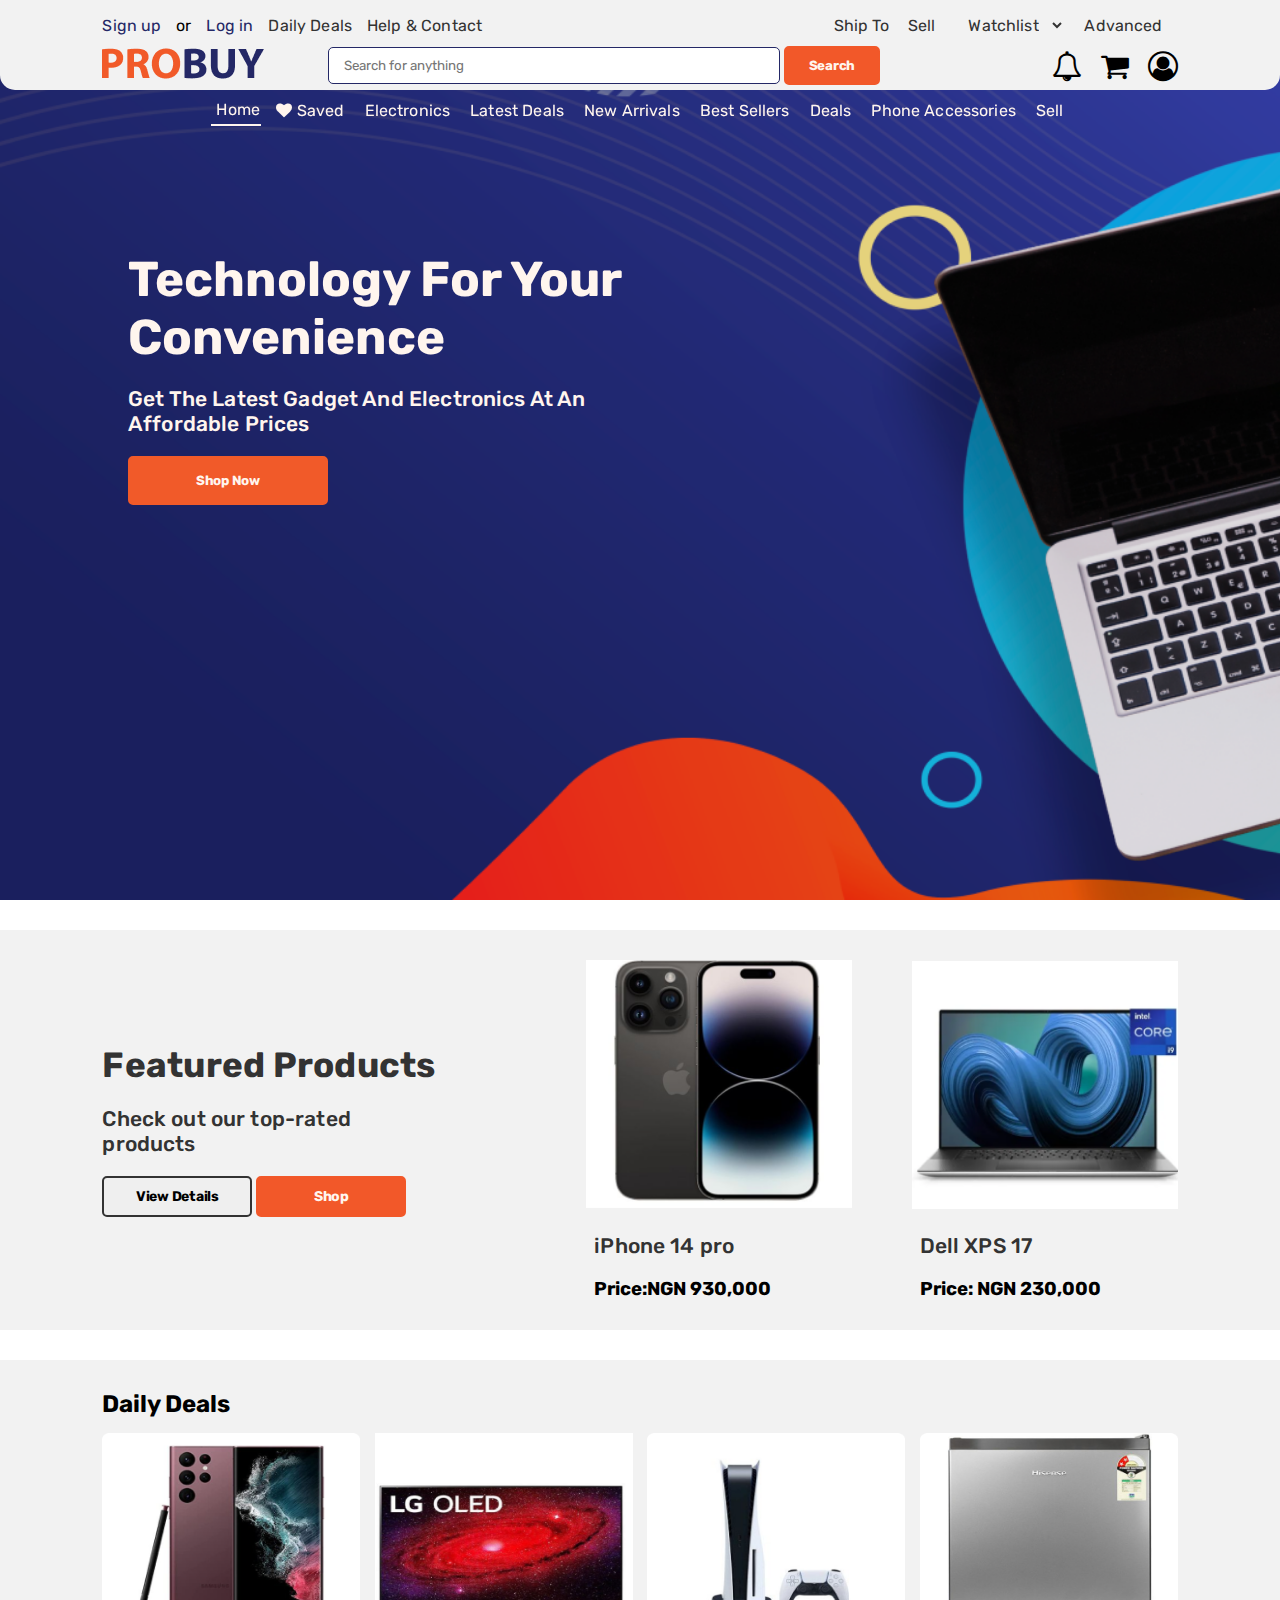
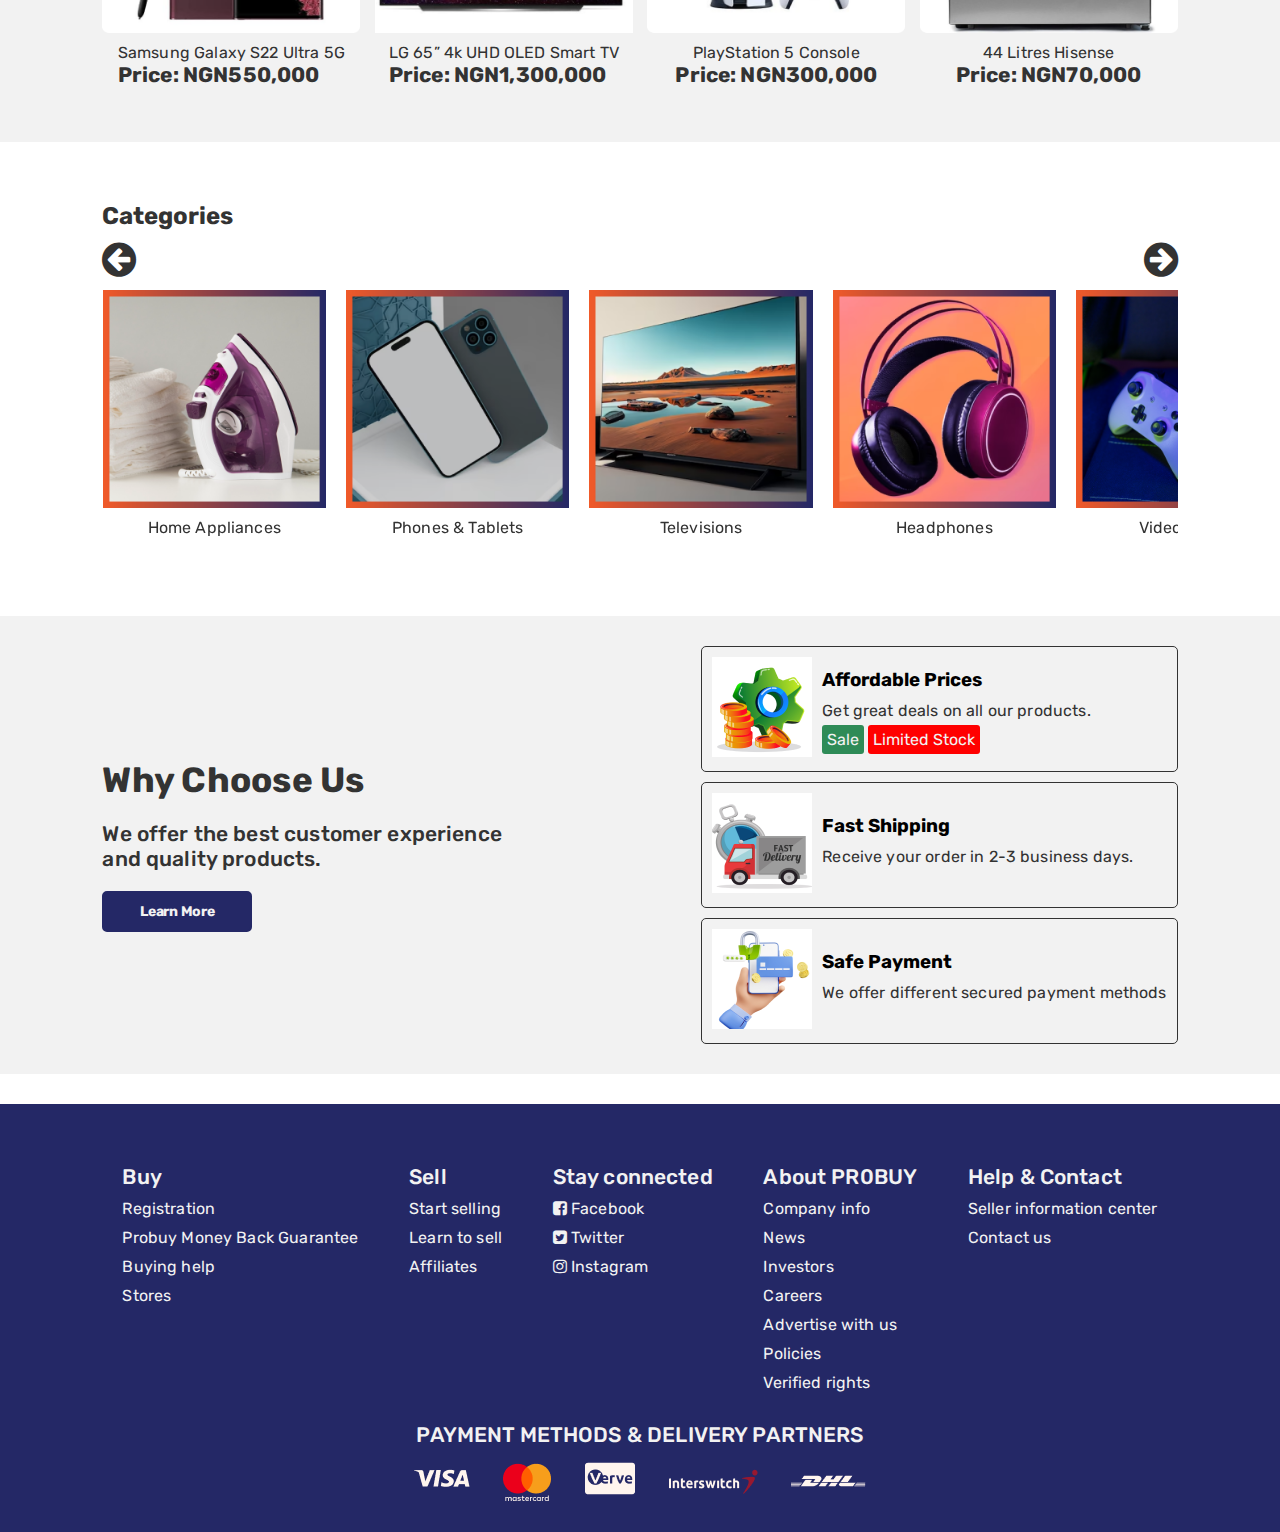
<file: index.html>
<!DOCTYPE html>
<html lang="en">

<head>
  <meta charset="UTF-8">
  <meta name="viewport" content="width=device-width, initial-scale=1.0">
  <title>PROBUY</title>
  <link rel="stylesheet" href="https://cdnjs.cloudflare.com/ajax/libs/font-awesome/4.7.0/css/font-awesome.css" />
  <link rel="stylesheet" href="https://cdnjs.cloudflare.com/ajax/libs/OwlCarousel2/2.3.4/assets/owl.carousel.min.css">
  <link rel="stylesheet" href="https://cdnjs.cloudflare.com/ajax/libs/OwlCarousel2/2.3.4/assets/owl.theme.default.min.css">
  <link rel="stylesheet" href="style.css">
</head>

<body>
  <!-- hero section -->
  <header>
    <section class="hero">
      <div class="hero-nav">
        <div class="hero-nav-up">
          <div class="top-nav">
            <div class="access-nav-top">
              <div class="access-box">
                <a href="" class="auth">Sign up</a> or
                <a href="" class="auth">Log in</a>
                <a href="">Daily Deals</a>
                <a href="">Help & Contact</a>
              </div>
            </div>
            <div class="access-nav-bottom">
              <a href="">Ship To</a>
              <a href="">Sell</a>
              <select name="" id="">
                <option value="">Watchlist </option>
              </select>
              <a href="">Advanced</a>
            </div>
          </div>
        </div>
        <div class="hero-nav-bar">
          <div class="logo">
            <a href="">
              <img src="img/hero-logo.png" alt="">
            </a>
          </div>
          <div class="search">
            <input type="search" placeholder="Search for anything"> <button>Search</button>
          </div>
          <div class="icons">
            <i class="fa fa-bell-o" aria-hidden="true"></i>
            <i class="fa fa-shopping-cart" aria-hidden="true"></i>
            <i class="fa fa-user-circle-o" aria-hidden="true"></i>
          </div>

          <div class="hamburger-menu">
            <div class="ham-bar bar-top"></div>
            <div class="ham-bar bar-mid"></div>
            <div class="ham-bar bar-bottom"></div>
          </div>
        </div>
      </div>

      <div class="nav nav-links" id="navLinks">
        <a href="">Home</a>
        <a href=""><i class="fa fa-heart" aria-hidden="true"></i> Saved</a>
        <a href="">Electronics</a>
        <a href="">Latest Deals</a>
        <a href="">New Arrivals</a>
        <a href="">Best Sellers</a>
        <a href="">Deals</a>
        <a href="">Phone Accessories </a>
        <a href="">Sell</a>
      </div>

      <div class="hero-content">
        <h1>Technology For Your Convenience</h1>
        <p>Get The Latest Gadget And Electronics At An Affordable Prices </p>
        <button>Shop Now</button>
      </div>
    </section>
  </header>

  <!-- featured product section -->
  <section class="featured">
    <div class="featured-text">
      <h2>Featured Products</h2>
      <p>Check out our top-rated products</p>
      <div>
        <button class="btn white">View Details</button> <button class="btn clr" id="btn">Shop</button>
      </div>
    </div>
    <div class="featured-content">
      <div class="featured-box">
        <div class="featured-img">
          <img src="img/featured-1.png" alt="">
        </div>
        <div class="featured-text">
          <p>iPhone 14 pro</p>
        <h3>Price:NGN 930,000</h3>
        </div>
      </div>
      <div class="featured-box">
       <div class="featured-img">
        <img src="img/featured-2.png" alt="">
       </div>
        <div class="featured-text">
          <p>Dell XPS 17</p>
        <h3>Price: NGN 230,000</h3>
        </div>
      </div>
    </div>
  </section>

  <!-- hot deal section -->
  <section class="deals">
    <h2>Daily Deals</h2>
    <div class="deals-content">
      <div class="deals-box">
        <div class="deals-img">
          <img src="img/deal-1.png" alt="">
        </div>
        <div class="deals-text">
          <p>Samsung Galaxy S22 Ultra 5G</p>
        <h3>Price: NGN550,000</h3>
        </div>
      </div>
      <div class="deals-box">
        <div class="deals-img">
          <img src="img/deal-2.png" alt="">
        </div>
        <div class="deals-text">
          <p>LG 65” 4k UHD OLED Smart TV</p>
        <h3>Price: NGN1,300,000</h3>
        </div>
      </div>
      <div class="deals-box">
        <div class="deals-img">
          <img src="img/deal-3.png" alt="">
        </div>
        <div class="deals-text">
        <p>PlayStation 5 Console</p>
        <h3>Price: NGN300,000</h3>
        </div>
      </div>
      <div class="deals-box">
        <div class="deals-img">
          <img src="img/deal-4.png" alt="">
        </div>
        <div class="deals-text">
        <p>44 Litres Hisense</p>
        <h3>Price: NGN70,000</h3>
        </div>
      </div>
    </div>
  </section>

  <!--Categories Section-->
  <section class="categories">
    <h2>Categories</h2>

    <div class="dir-arrows">
      <div>
        <i class="fa fa-arrow-circle-left" aria-hidden="true"></i>
      </div>
      <div>
        <i class="fa fa-arrow-circle-right" aria-hidden="true"></i>
      </div>
    </div>

    <div class="categories-content owl-carousel" id="carousel">
      <div class="cat-box">
        <img src="img/categories-1.png" alt="">
        <p>Home Appliances</p>
      </div>
      <div class="cat-box">
        <img src="img/categories-2.png" alt="">
        <p>Phones & Tablets</p>
      </div>
      <div class="cat-box">
        <img src="img/categories-3.png" alt="">
        <p>Televisions</p>
      </div>
      <div class="cat-box">
        <img src="img/categories-4.png" alt="">
        <p>Headphones</p>
      </div>
      <div class="cat-box">
        <img src="img/categories-5.png" alt="">
        <p>Video Games</p>
      </div>
      <div class="cat-box">
        <img src="img/categories-6.png" alt="">
        <p>Cameras</p>
      </div>
      <div class="cat-box">
        <img src="img/categories-7.png" alt="">
        <p>CCTV</p>
      </div>
      <div class="cat-box">
        <img src="img/categories-8.png" alt="">
        <p>Bluetooth Speakers</p>
      </div>
      <div class="cat-box">
        <img src="img/categories-9.png" alt="">
        <p>Kitchen Appliances</p>
      </div>
      <div class="cat-box">
        <img src="img/categories-10.png" alt="">
        <p>Drones</p>
      </div>
      <div class="cat-box">
        <img src="img/categories-11.png" alt="">
        <p>Office Equipment</p>
      </div>
      <div class="cat-box">
        <img src="img/categories-12.png" alt="">
        <p>Laptops</p>
      </div>
    </div>
  </section>

  <!-- Why section -->
  <section class="why">
    <div class="why-text">
      <h2>Why Choose Us</h2>
      <p>We offer the best customer experience and quality products.</p>
      <button>Learn More</button>
    </div>

    <div class="why-content">
      <div class="why-box">
        <div>
          <img src="img/price.png" alt="">
        </div>
        <div>
          <h3>Affordable Prices</h3>
          <p>Get great deals on all our products.</p>
          <span class="span1">Sale</span> <span class="span2">Limited Stock</span>
        </div>
      </div>
      <div class="why-box">
        <div>
          <img src="img/shipping.png" alt="">
        </div>
        <div>
          <h3>Fast Shipping</h3>
          <p>Receive your order in 2-3 business days.</p>
        </div>
      </div>
      <div class="why-box">
        <div>
          <img src="img/payment.png" alt="">
        </div>
        <div>
          <h3>Safe Payment</h3>
          <p>We offer different secured payment methods</p>
        </div>
      </div>
    </div>
  </section>

  <!-- Footer Section -->
  <footer>
    <div class="foot-top">
      <div>
        <h3>Buy</h3>
        <li><a href="">Registration</a></li>
        <li><a href="">Probuy Money Back Guarantee</a></li>
        <li><a href="">Buying help</a></li>
        <li><a href="">Stores</a></li>
      </div>

      <div>
        <h3>Sell</h3>
        <li><a href="">Start selling</a></li>
        <li><a href="">Learn to sell</a></li>
        <li><a href="">Affiliates</a></li>
      </div>

      <div>
        <h3>Stay connected</h3>
        <li><a href=""><i class="fa fa-facebook-square" aria-hidden="true"></i> Facebook</a></li>
        <li><a href=""><i class="fa fa-twitter-square" aria-hidden="true"></i> Twitter</a></li>
        <li><a href=""><i class="fa fa-instagram" aria-hidden="true"></i> Instagram</a></li>
      </div>

      <div>
        <h3>About PR0BUY</h3>
        <li><a href="">Company info</a></li>
        <li><a href="">News</a></li>
        <li><a href="">Investors</a></li>
        <li><a href="">Careers</a></li>
        <li><a href="">Advertise with us</a></li>
        <li><a href="">Policies</a></li>
        <li><a href="">Verified rights</a></li>
      </div>

      <div>
        <h3>Help & Contact</h3>
        <li><a href="">Seller information center</a></li>
        <li><a href="">Contact us</a></li>
      </div>

    </div>

    <div class="partners">
      <h1>PAYMENT METHODS & DELIVERY PARTNERS</h1>
      <img src="img/partners.png" alt="">
    </div>

  </footer>
 
    <script src="https://cdnjs.cloudflare.com/ajax/libs/jquery/3.6.0/jquery.min.js"></script>
    <script src="https://cdnjs.cloudflare.com/ajax/libs/OwlCarousel2/2.3.4/owl.carousel.min.js"></script>
    <script src="script.js"></script>
      
  
</body>

</html>
</file>
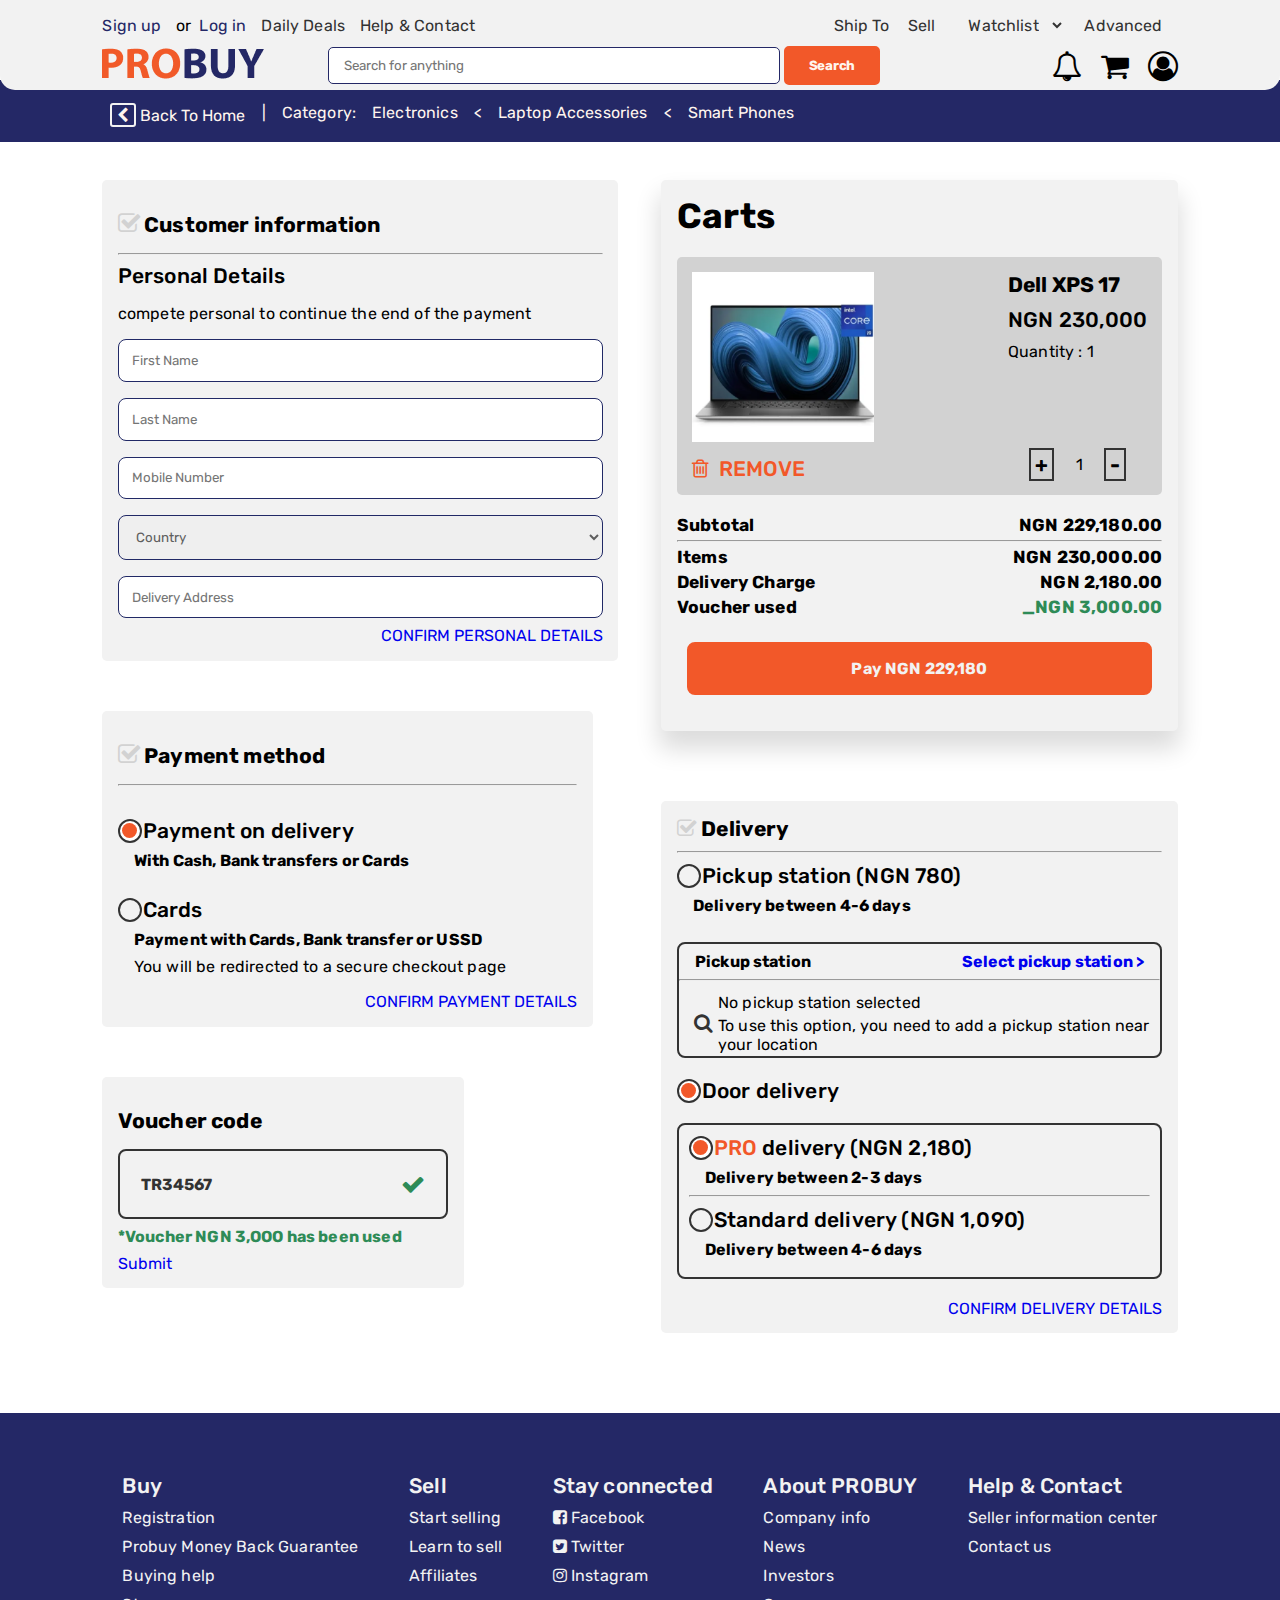
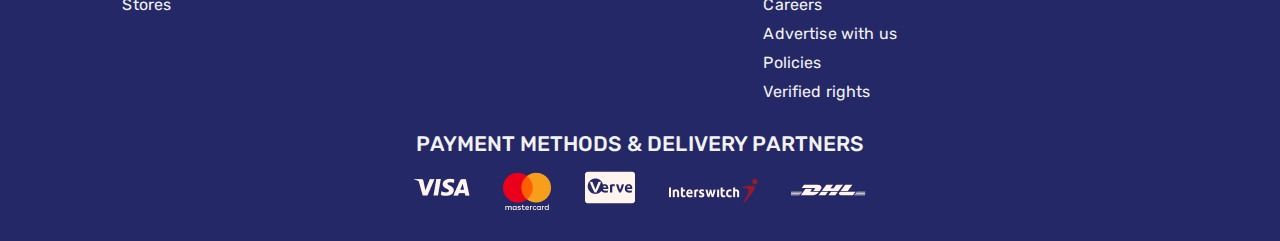
<file: checkout.html>
<!DOCTYPE html>
<html lang="en">
<head>
    <meta charset="UTF-8">
    <meta name="viewport" content="width=device-width, initial-scale=1.0">
    <title>Checkout</title>
    <link rel="stylesheet" href="https://cdnjs.cloudflare.com/ajax/libs/font-awesome/4.7.0/css/font-awesome.css" />
    <link rel="stylesheet" href="style.css">
    <link rel="stylesheet" href="checkout.css">
</head>
<body>
     <!-- hero section -->
  <header>
    <section class="hero-checkout">
      <div class="hero-nav">
        <div class="hero-nav-up nav-links" id="navLinks">
          <div class="top-nav">
            <div class="access-nav-top">
              <div class="access-box">
                <a href="./signup.html" class="auth">Sign up</a> <span>or &nbsp;</span>
                <a href="./login.html" class="auth">Log in</a>
                <a href="#">Daily Deals</a>
                <a href="#">Help & Contact</a>
              </div>
            </div>
            <div class="access-nav-bottom">
              <a href="#">Ship To</a>
              <a href="#">Sell</a>
              <select name="" id="">
                <option value="">Watchlist </option>
              </select>
              <a href="#">Advanced</a>
            </div>
          </div>
        </div>
        <div class="hero-nav-bar">
          <div class="logo">
            <a href="./index.html">
              <img src="img/hero-logo.png" alt="">
            </a>
          </div>
          <div class="search">
            <input type="search" placeholder="Search for anything"> <button>Search</button>
          </div>
          <div class="icons">
            <i class="fa fa-bell-o" aria-hidden="true"></i>
            <i class="fa fa-shopping-cart" aria-hidden="true"></i>
            <i class="fa fa-user-circle-o" aria-hidden="true"></i>
          </div>

          <div class="hamburger-menu">
            <div class="ham-bar bar-top"></div>
            <div class="ham-bar bar-mid"></div>
            <div class="ham-bar bar-bottom"></div>
          </div>
        </div>
      </div>

      <div class="checkout-nav" id="checkoutNav">
        <a href="index.html"><i class="fa fa-chevron-left" aria-hidden="true"></i> Back To Home</a> <span>|</span>
        <a href="#"> Category:</a>
        <a href="#">Electronics </a> <span><</span>
        <a href="#">Laptop Accessories</a> <span><</span>
        <a href="#">Smart Phones</a>
      </div>
    </section>
  </header>

  <main class="main-checkout">
    <div class="checkout-left">
        <div class="info">
            <div>
                <h2><i class="fa fa-check-square-o" aria-hidden="true"></i> Customer information</h2>
                <hr>
                <h3>Personal Details</h3>
                <p>compete personal to continue the end of the payment</p>
            </div>
            <form action="">
                <input type="text" placeholder="First Name">
                <input type="text" placeholder="Last Name">
                <input type="text" placeholder="Mobile Number">
                <select name="" id="">
                    <option value="">Country</option>
                    <option value="">Nigeria</option>
                </select>
                <input type="text" placeholder="Delivery Address">
                <a href="./summary.html">CONFIRM PERSONAL DETAILS</a>
            </form>
        </div>
        <div class="payment-method">
                <h2><i class="fa fa-check-square-o" aria-hidden="true"></i> Payment method</h2> <hr>
                <form action="">
                <div>
                <input type="radio" name="payment" id="payment-opt1" checked> <label for="payment-opt1">Payment on delivery</label>
                <p>With Cash, Bank transfers or Cards</p> <br>
                <input type="radio" name="payment" id="payment-opt2"> <label for="payment-opt2">Cards</label>
                <p>Payment with Cards, Bank transfer or USSD</p>
                <span>You will be redirected to a secure checkout page </span>
                </div>
                <a href="./summary.html">CONFIRM PAYMENT DETAILS</a>
                </form>
        </div>

        <div class="voucher">
            <h3>Voucher code</h3>
            <h4><span>TR34567</span> <i class="fa fa-check" aria-hidden="true"></i></h4>
            <p>*Voucher NGN 3,OOO has been used</p>
            <a href="./summary.html">Submit</a>
        </div>
    </div>

    <div class="checkout-right">
        <div class="cart">
            <h2>Carts</h2>
            <div class="cart-product">
                <div class="product-img">
                    <img src="img/featured-2.png" alt="">
                    <p><i class="fa fa-trash-o" aria-hidden="true"></i>REMOVE</p>
                </div>
                <div class="cart-text">
                    <div>
                        <h3>Dell XPS 17</h3>
                        <h4>NGN 230,000</h4>
                        <p>Quantity : <span>1</span></p>
                    </div>
                    <div class="add-sub">
                      <h5>+</h5> <p>1</p> <h5>-</h5>
                    </div>
                </div>
            </div>
            <div class="cart-price">
                <div>
                    <h5>Subtotal</h5> <h5>NGN 229,180.00 </h5>
                </div>
                <hr>
                <div>
                    <h5>Items</h5> <h5>NGN 230,000.00</h5>
                </div>
                <div>
                    <h5>Delivery Charge</h5> <h5>NGN 2,180.00</h5>
                </div>
                <div>
                    <h5>Voucher used</h5> <span>_NGN 3,000.00</span>
                </div>
                <button>Pay NGN 229,180</button>
            </div>
        </div>

        <div class="delivery">
            <h2><i class="fa fa-check-square-o" aria-hidden="true"></i> Delivery</h2>
            <hr>
            <input type="radio" id="delivery" name="deli"> <label for="delivery">Pickup station (NGN 780)</label>
            <p>Delivery between 4-6 days</p> <br>

            <div class="station">
                <span class="station-up"><p>Pickup station</p> <p><a href="#">Select pickup station ></a></p></span><hr>
                <span class="station-down">
                    <span><i class="fa fa-search" aria-hidden="true"></i></span>
                    <span>
                        <p>No pickup station selected</p>
                        <p>To use this option, you need to add a pickup station near your location</p>
                    </span>
                </span>
            </div>
  
            <input type="radio" id="del" name="deli" checked> <label for="del">Door delivery </label>
            <div class="door">
              <div class="door-sec">
                <input type="radio" id="check1" name="checks" class="checkbox-round " checked><label for="check1" ><span>PRO</span> delivery (NGN 2,180)</label>
                <p>Delivery between 2-3 days</p>
                <hr>
                <input type="radio" class="checkbox-round" id="check2" name="checks"><label for="check2" >Standard delivery (NGN 1,090)</label>
                <p>Delivery between 4-6 days</p>
              </div>
              <a href="./summary.html">CONFIRM DELIVERY DETAILS</a>
            </div>
        </div>
    </div>
  </main>


  <!-- Footer Section -->
  <footer>
    <div class="foot-top">
      <div>
        <h3>Buy</h3>
        <li><a href="#">Registration</a></li>
        <li><a href="#">Probuy Money Back Guarantee</a></li>
        <li><a href="#">Buying help</a></li>
        <li><a href="#">Stores</a></li>
      </div>

      <div>
        <h3>Sell</h3>
        <li><a href="#">Start selling</a></li>
        <li><a href="#">Learn to sell</a></li>
        <li><a href="#">Affiliates</a></li>
      </div>

      <div>
        <h3>Stay connected</h3>
        <li><a href="#"><i class="fa fa-facebook-square" aria-hidden="true"></i> Facebook</a></li>
        <li><a href="#"><i class="fa fa-twitter-square" aria-hidden="true"></i> Twitter</a></li>
        <li><a href="#"><i class="fa fa-instagram" aria-hidden="true"></i> Instagram</a></li>
      </div>

      <div>
        <h3>About PR0BUY</h3>
        <li><a href="#">Company info</a></li>
        <li><a href="#">News</a></li>
        <li><a href="#">Investors</a></li>
        <li><a href="#">Careers</a></li>
        <li><a href="#">Advertise with us</a></li>
        <li><a href="#">Policies</a></li>
        <li><a href="#">Verified rights</a></li>
      </div>

      <div>
        <h3>Help & Contact</h3>
        <li><a href="#">Seller information center</a></li>
        <li><a href="#">Contact us</a></li>
      </div>

    </div>

    <div class="partners">
      <h1>PAYMENT METHODS & DELIVERY PARTNERS</h1>
      <img src="img/partners.png" alt="">
    </div>

  </footer>

  <script src="script.js"></script>
</body>
</html>
</file>
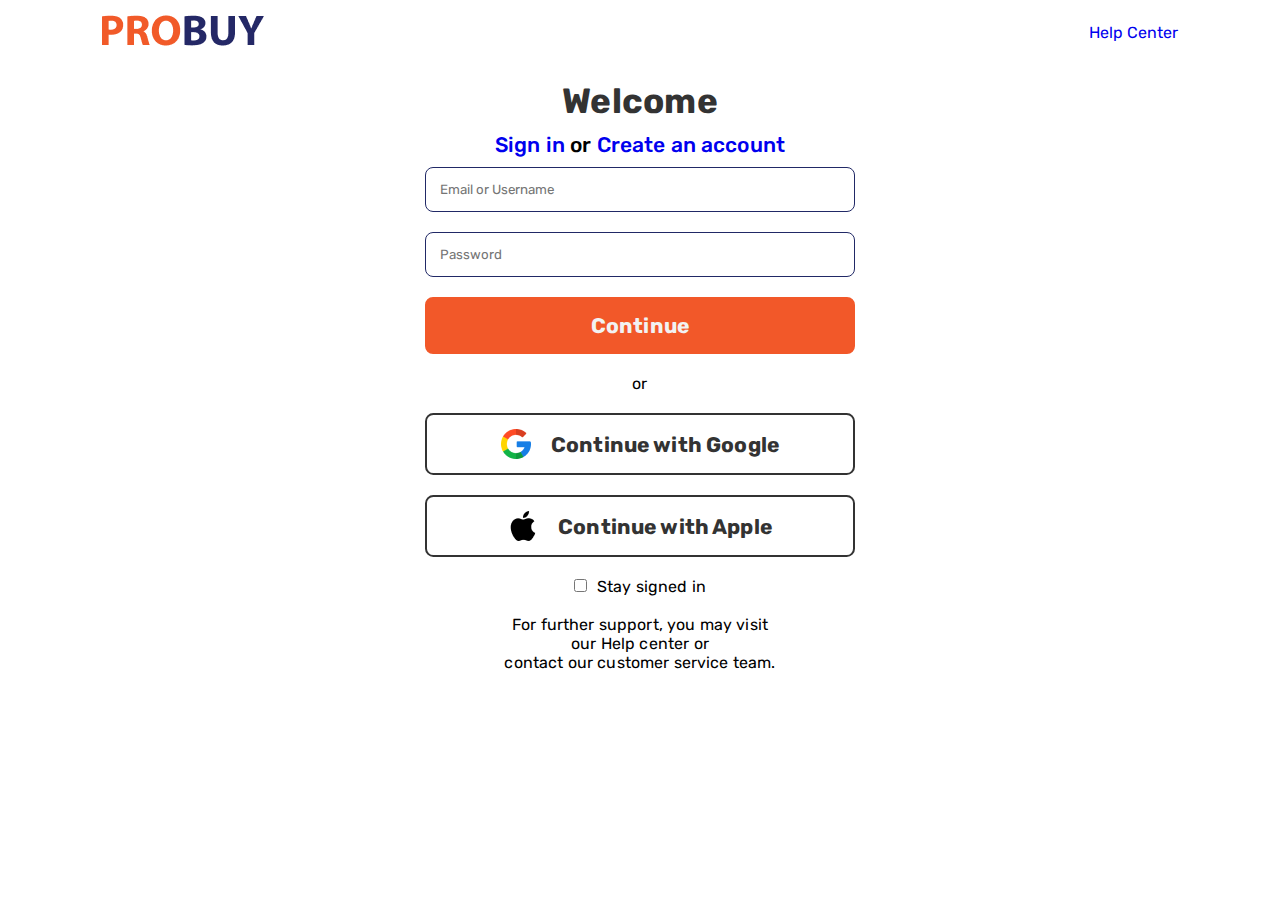
<file: login.html>
<!DOCTYPE html>
<html lang="en">
<head>
    <meta charset="UTF-8">
    <meta name="viewport" content="width=device-width, initial-scale=1.0">
    <title>Log In</title>
    <link rel="stylesheet" href="login.css">
</head>
<body>
    <header>
        <a href="./index.html" class="hero-img">
            <img src="img/hero-logo.png" alt="">
        </a>

        <a href="#"> Help Center</a>
    </header>

    <main>
        <div class="main-container">
            <h1>Welcome</h1>
            <div class="auth">
                <a href="login.html">Sign in </a> <span>or</span> <a href="signup.html">Create an account</a>
            </div>
            <form action="index.html">
                <input type="text" placeholder="Email or Username"> <br>
                <input type="password" placeholder="Password"> <br>
                <input type="submit" value="Continue" class="hero-btn">
            </form>

            <div class="alt">
                <span>or</span>
                <button> <img src="img/Google.png" alt="">Continue with Google</button>
                <button> <img src="img/Apple-logo.png" alt="">Continue with Apple</button>
            </div>

            <div class="more">
                <div>
                    <input type="checkbox"><label for="">Stay signed in</label>
                </div> <br>
                <p>For further support, you may visit <br> our Help center or <br>
                    contact our customer service team.</p>
            </div>
        </div>
    </main>
</body>
</html>
</file>
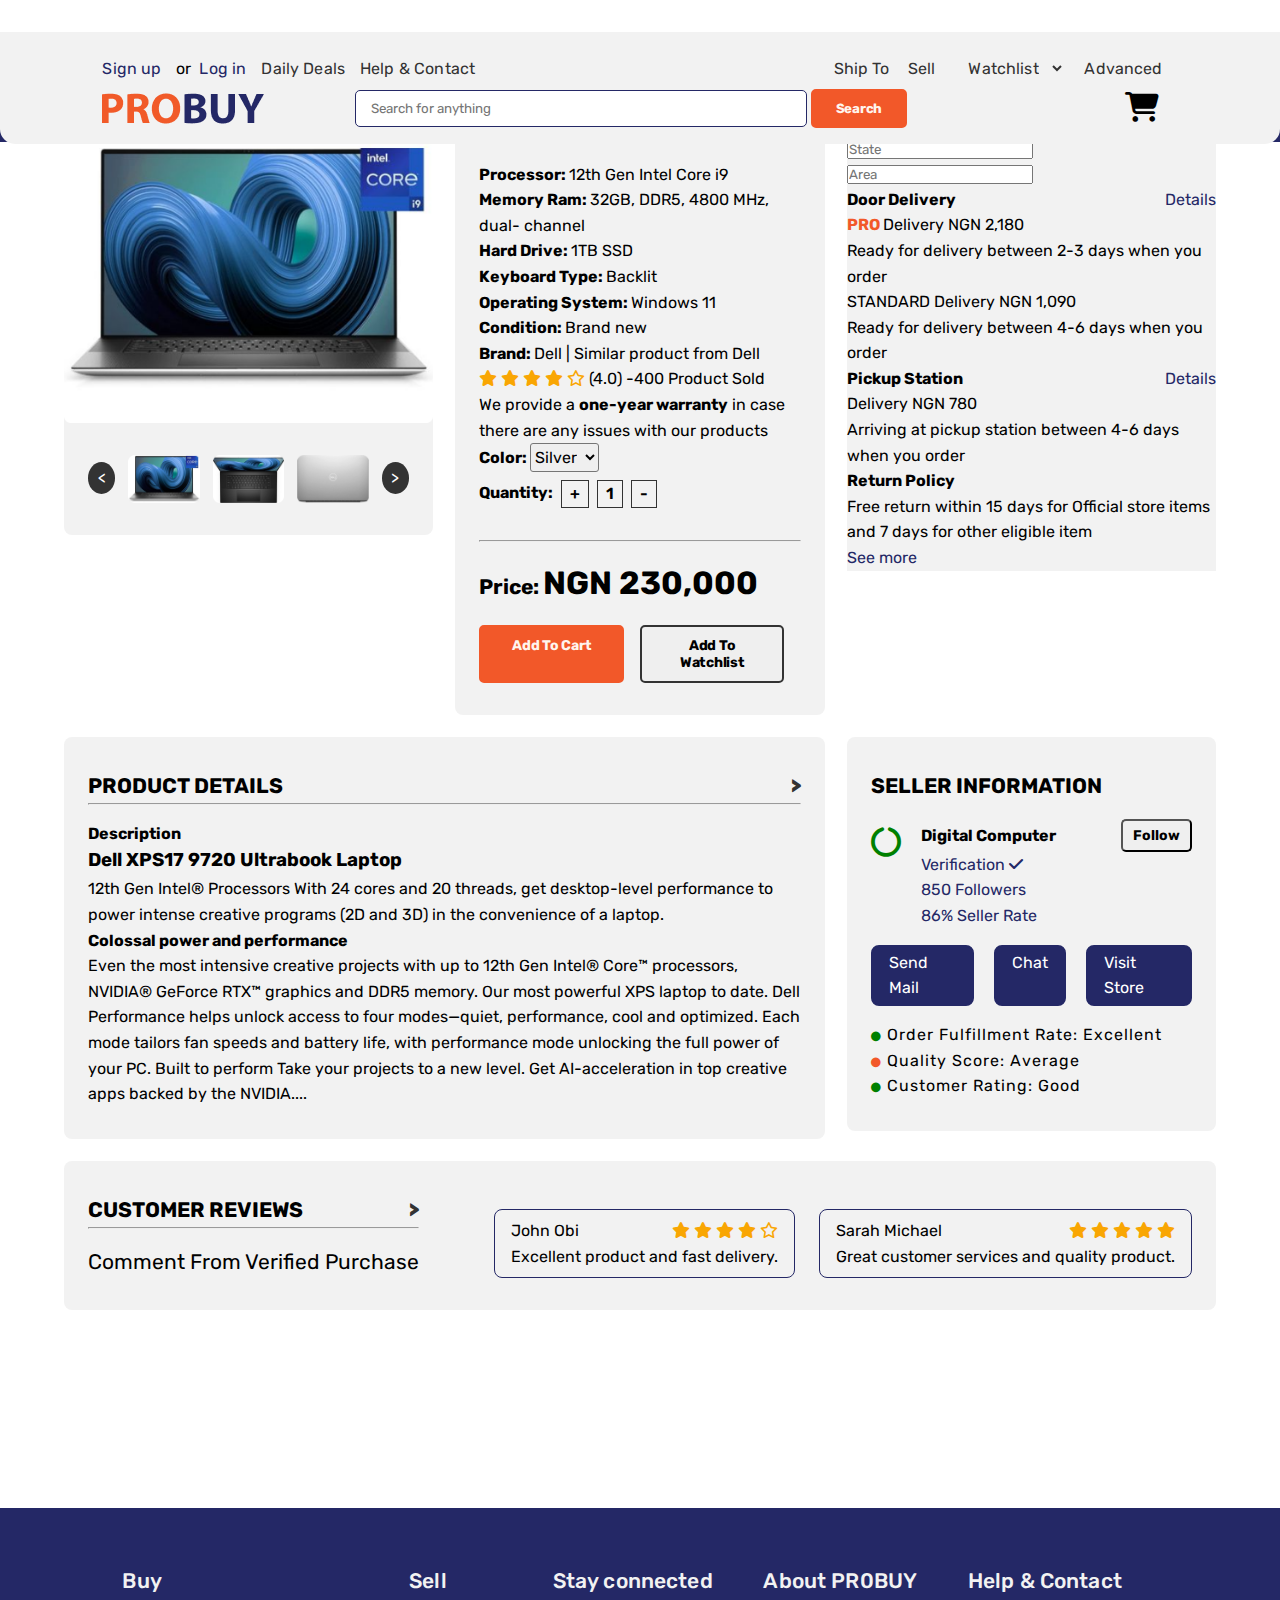
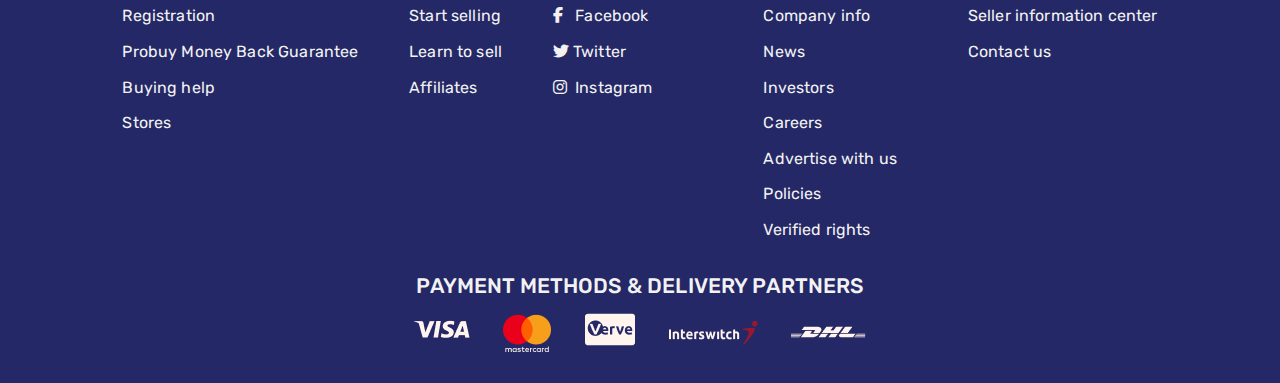
<file: product.html>
<!DOCTYPE html>
<html lang="en">

<head>
  <meta charset="UTF-8">
  <meta name="viewport" content="width=device-width, initial-scale=1.0">
  <title>Products | PROBUY</title>  
  <link rel="stylesheet" href="https://cdnjs.cloudflare.com/ajax/libs/font-awesome/6.4.0/css/all.min.css" />
  <link rel="stylesheet" href="https://cdnjs.cloudflare.com/ajax/libs/OwlCarousel2/2.3.4/assets/owl.carousel.min.css">
  <link rel="stylesheet" href="https://cdnjs.cloudflare.com/ajax/libs/OwlCarousel2/2.3.4/assets/owl.theme.default.min.css">
  <link rel="stylesheet" href="style.css">
  <link rel="stylesheet" href="checkout.css">
  <link rel="stylesheet" href="product.css">
</head>

<body>
  <!-- hero section -->
  <header>
    <section class="hero-checkout">
      <div class="hero-nav">
        <div class="hero-nav-up nav-links" id="navLinks">
          <div class="top-nav">
            <div class="access-nav-top">
              <div class="access-box">
                <a href="./signup.html" class="auth">Sign up</a> <span>or &nbsp;</span>
                <a href="./login.html" class="auth">Log in</a>
                <a href="#">Daily Deals</a>
                <a href="#">Help & Contact</a>
              </div>
            </div>
            <div class="access-nav-bottom">
              <a href="#">Ship To</a>
              <a href="#">Sell</a>
              <select name="" id="">
                <option value="">Watchlist </option>
              </select>
              <a href="#">Advanced</a>
            </div>
          </div>
        </div>
        <div class="hero-nav-bar">
          <div class="logo">
            <a href="./index.html">
              <img src="img/hero-logo.png" alt="">
            </a>
          </div>
          <div class="search">
            <input type="search" placeholder="Search for anything"> <button>Search</button>
          </div>
          <div class="icons">
            <i class="fa fa-bell-o" aria-hidden="true"></i>
            <i class="fa fa-shopping-cart" aria-hidden="true"></i>
            <i class="fa fa-user-circle-o" aria-hidden="true"></i>
          </div>

          <div class="hamburger-menu">
            <div class="ham-bar bar-top"></div>
            <div class="ham-bar bar-mid"></div>
            <div class="ham-bar bar-bottom"></div>
          </div>
        </div>
      </div>

      <div class="checkout-nav" id="checkoutNav">
        <a href="index.html"><i class="fa fa-chevron-left" aria-hidden="true"></i> Back To Home</a> <span>|</span>
        <a href="#"> Category:</a>
        <a href="#">Electronics </a> <span><</span>
        <a href="#">Laptop Accessories</a> <span><</span>
        <a href="#">Smart Phones</a>
      </div>
    </section>
  </header>

  <!--Main Section-->
  <main class="container">
    <!--Product Image & Thumbnails-->
    <section class="product">
      <div class="bg-grey product_image">
        <img src="./img/product-img.png" alt="Product Image : Dell XPS 17">
      </div>
      <!--Product Thumbnails-->
      <div class="thumbnails">
        <span class="prev">&lt;</span>
        <span class="next">&gt;</span>
        <div class="flex">
          <div><img src="./img/product-img-1.png" alt="Front View of Dell XPS 17"></div>
          <div><img src="./img/product-img-2.png" alt="Top View of Dell XPS 17"></div>
          <div><img src="./img/product-img-3.png" alt="Back View of Dell XPS 17"></div>
        </div>  
      </div>    
    </section>
    <!--Product Description-->
    <section class="product_description bg-grey">
      <div>
        <h3 class="product_title">Dell XPS 17</h3>
        <p><strong>Processor: </strong>12th Gen Intel Core i9</p>
        <p><strong>Memory Ram: </strong>32GB, DDR5, 4800 MHz, dual- channel</p>
        <p><strong>Hard Drive: </strong>1TB SSD</p>
        <p><strong>Keyboard Type: </strong>Backlit</p>
        <p><strong>Operating System: </strong>Windows 11</p>
        <p><strong>Condition: </strong>Brand new</p>
        <p><strong>Brand: </strong>Dell | Similar product from Dell</p>
        <div>
          <span>
            </span>
              <i class="fas fa-star"></i>
              <i class="fas fa-star"></i>
              <i class="fas fa-star"></i>
              <i class="fas fa-star"></i>
              <i class="far fa-star"></i>
            <span>
              (4.0) -400 Product Sold</span>
        </div>
        <p>We provide a <strong>one-year warranty</strong> in case there are any issues with our products</p>
        <div>
          <span><strong>Color: </strong></span>
          <select name="color">
            <option value="Silver">Silver</option>
            <option value="Black">Black</option>
            <option value="Grey">Grey</option>
          </select>
        </div>
        <div class="product_quantity flex">
          <p><strong>Quantity: </strong></p>
          <span>+</span><span>1</span><span>-</span>
        </div>
        <hr class="clr-bg-primary">
        <p class="product_price"><strong>Price: <span>NGN 230,000</span></strong></p>
        <div class="featured-text">
          <a href="./checkout.html" class="btn clr" id="btn">Add To Cart</a>
          <button class="btn white">Add To Watchlist</button>
        </div>
      </div>
    </section>
    <!--Delivery_Return Section-->
    <section class="delivery_return bg-grey">
      <h3 class="delivery_return--title">DELIVERY & RETURNS</h3>
      <h4>Choose Your Location</h4>
      <div>
        <input type="text" name="state" placeholder="State">
        <input type="text" name="area" placeholder="Area">
      </div>
      <div>
        <div class="d-flex">
          <p><strong>Door Delivery</strong></p>
          <a href="#product-detail">Details</a>
        </div>
        <div class="delivery_return--price">
          <p><strong class="clr-orange">PRO </strong>Delivery NGN 2,180</p>
          <p>Ready for delivery between 2-3 days when you order</p>
        </div>
        <div class="delivery_return--price">
          <p>STANDARD Delivery NGN 1,090</p>
          <p>Ready for delivery between 4-6 days when you order</p>
        </div>
      </div>
      <div>
        <div class="d-flex">
          <p><strong>Pickup Station</strong></p>
          <a href="#product-detail">Details</a>
        </div>
        <div class="delivery_return--price">
          <p>Delivery NGN 780</p>
          <p>Arriving at pickup station between 4-6 days when you order</p>
        </div>
      </div>
      <div>
        <div class="d-flex"><p><strong>Return Policy</strong></p></div>
        <p>Free return within 15 days for Official store items and 7 days for other eligible item</p>
        <a href="#">See more</a>
      </div>
    </section>
    <!--Product Details-->
    <section class="product_details bg-grey">
      <div class="d-flex">
        <h3 class="product_detail--title">PRODUCT  DETAILS</h3>
        <span class="sign">&gt;</span>
      </div>
      <hr class="clr-bg-primary">
      <p><strong>Description</strong></p>
      <h3>Dell XPS17 9720 Ultrabook Laptop</h3>
      <p>12th Gen Intel® Processors With 24 cores and 20 threads, get desktop-level performance to power intense creative programs (2D and 3D) in the convenience of a laptop.</p>
      <p><strong>Colossal power and performance</strong></p>
      <p>Even the most intensive creative projects with up to 12th Gen Intel® Core™ processors, NVIDIA® GeForce RTX™ graphics and DDR5 memory. Our most powerful XPS laptop to date. Dell Performance helps unlock access to four modes—quiet, performance, cool and optimized. Each mode tailors fan speeds and battery life, with performance mode unlocking the full power of your PC. Built to perform Take your projects to a new level. Get AI-acceleration in top creative apps backed by the NVIDIA....</p>      
    </section>
    <!--Seller Info-->
    <section class="seller_info bg-grey">
      <h3>SELLER INFORMATION</h3>
      <div class="flex">
        <div class="loader"><i class="fa-solid fa-circle-notch"></i></div>
        <div class="flex flex-column no-gap">
          <div class="d-flex cta">
            <h4>Digital Computer</h4>
            <button class="btn-orange btn clr" id="btn">Follow</button>
          </div>
          <div>
            <p>Verification <i class="fa-solid fa-check"></i></p>
            <p>850 Followers</p>
            <p>86% Seller Rate</p>
          </div>
        </div>
      </div>
      <div class="seller_info--msg flex">
        <a href="#">Send Mail</a>
        <a href="#">Chat</a>
        <a href="#">Visit Store</a>
      </div>
      <ul class="seller_info--rating">
        <li><i class="fa-solid fa-circle green"></i> Order Fulfillment Rate: Excellent</li>
        <li><i class="fa-solid fa-circle orange"></i> Quality Score: Average</li>
        <li><i class="fa-solid fa-circle green"></i> Customer Rating: Good</li>
      </ul>
    </section>
    <section class="customer_reviews bg-grey">
      <div class="customer">
        <div class="flex flex-column">
          <div class="d-flex">
            <h3 class="product_detail--title">CUSTOMER REVIEWS</h3>
            <span class="sign">&gt;</span>
          </div>
          <hr class="clr-bg-primary">
          <p class="verified">Comment From Verified Purchase</p>
        </div>
        <div class="reviews">
          <div class="review">
              <div class="d-flex">
                <p>John Obi</p>
                <div>
                  <i class="fas fa-star"></i>
                  <i class="fas fa-star"></i>
                  <i class="fas fa-star"></i>
                  <i class="fas fa-star"></i>
                  <i class="far fa-star"></i>
                </div>
              </div>
              <p>Excellent product and fast delivery.</p>
          </div>
          <div class="review">
            <div class="d-flex">
              <p>Sarah Michael</p>
              <div>
                <i class="fas fa-star"></i>
                <i class="fas fa-star"></i>
                <i class="fas fa-star"></i>
                <i class="fas fa-star"></i>
                <i class="fas fa-star"></i>
              </div>
            </div>
            <p>Great customer services and quality product.</p>
          </div>
        </div>
      </div>

    </section>
  </main>

  <!-- Footer Section -->
  <footer>
    <div class="foot-top">
      <div>
        <h3>Buy</h3>
        <li><a href="#">Registration</a></li>
        <li><a href="#">Probuy Money Back Guarantee</a></li>
        <li><a href="#">Buying help</a></li>
        <li><a href="#">Stores</a></li>
      </div>

      <div>
        <h3>Sell</h3>
        <li><a href="#">Start selling</a></li>
        <li><a href="#">Learn to sell</a></li>
        <li><a href="#">Affiliates</a></li>
      </div>

      <div>
        <h3>Stay connected</h3>
        <li><a href="#"><i class="fa-brands fa-facebook-f" aria-hidden="true"></i> &nbsp; Facebook</a></li>
        <li><a href="#"><i class="fa-brands fa-twitter" aria-hidden="true"></i> Twitter</a></li>
        <li><a href="#"><i class="fa-brands fa-instagram" aria-hidden="true"></i> &nbsp;Instagram</a></li>
      </div>

      <div>
        <h3>About PR0BUY</h3>
        <li><a href="#">Company info</a></li>
        <li><a href="#">News</a></li>
        <li><a href="#">Investors</a></li>
        <li><a href="#">Careers</a></li>
        <li><a href="#">Advertise with us</a></li>
        <li><a href="#">Policies</a></li>
        <li><a href="#">Verified rights</a></li>
      </div>

      <div>
        <h3>Help & Contact</h3>
        <li><a href="#">Seller information center</a></li>
        <li><a href="#">Contact us</a></li>
      </div>

    </div>

    <div class="partners">
      <h1>PAYMENT METHODS & DELIVERY PARTNERS</h1>
      <img src="img/partners.png" alt="">
    </div>

  </footer>
 
    <script src="https://cdnjs.cloudflare.com/ajax/libs/jquery/3.6.0/jquery.min.js"></script>
    <script src="https://cdnjs.cloudflare.com/ajax/libs/OwlCarousel2/2.3.4/owl.carousel.min.js"></script>
    <script src="script.js"></script>    
</body>
</html>
</file>
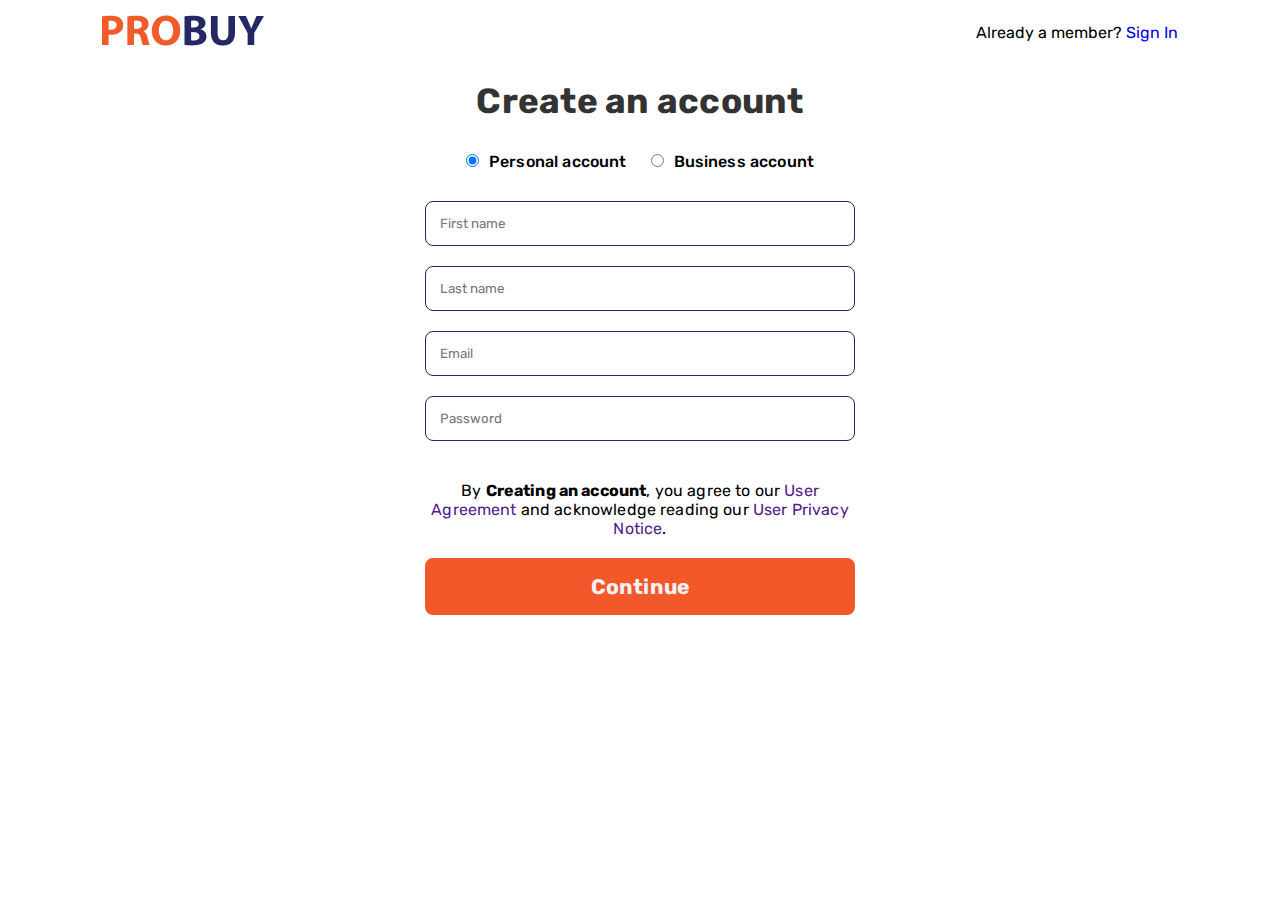
<file: signup.html>
<!DOCTYPE html>
<html lang="en">
<head>
    <meta charset="UTF-8">
    <meta name="viewport" content="width=device-width, initial-scale=1.0">
    <title>Sign Up</title>
    <link rel="stylesheet" href="login.css">
</head>
<body>
    <header>
        <div class="hero-img">
            <img src="img/hero-logo.png" alt="">
        </div>

        <div>
            <p>Already a member? <a href="login.html">Sign In</a></p>
        </div>
    </header>

    <main>
        <div class="main-container">
            <h1>Create an account</h1>
            <div class="more">
                <div class="acct-opt">
                    <input type="radio" name="account" checked id="p-acct"><label for="p-acct" class="p-acct-l">Personal account</label>
                    <input type="radio" name="account" id="b-acct"><label for="b-acct">Business account</label>
                </div>
            </div>
            <form >
                <input type="text" placeholder="First name" class="user" required> <br>
                <input type="text" placeholder="Last name" class="user" required> <br>
                <input type="email" placeholder="Email " class="user" required> <br>
                <input type="password" placeholder="Password" class="user" required> <br>

                <p>By <span>Creating an account</span>, you agree to our <a href="">User Agreement</a> and acknowledge reading our <a href="">User Privacy  Notice</a>.</p>
                <p class="infoPrompt"></p>

                <input type="submit" value="Continue" class="hero-btn">
            </form>
        </div>
    </main>

    <!-- hop-up section -->
    <section class="hop-up">
        <h3>A Verification Code Has been Sent To Your Email</h3>

        <form >
           <div class="codes">
            <input type="text" class="code" placeholder="0" required>
            <input type="text" class="code" placeholder="0" required>
            <input type="text" class="code" placeholder="0" required>
            <input type="text" class="code" placeholder="0" required>
           </div>
           <p class="hopPrompt"></p>
            <button class="hop-btn">Verify</button>
        </form>
        <p>Didn’t receive the verification code? <br> <a href="">Request a new code</a></p>
    </section>

    <script src="signup.js"></script>
</body>
</html>
</file>
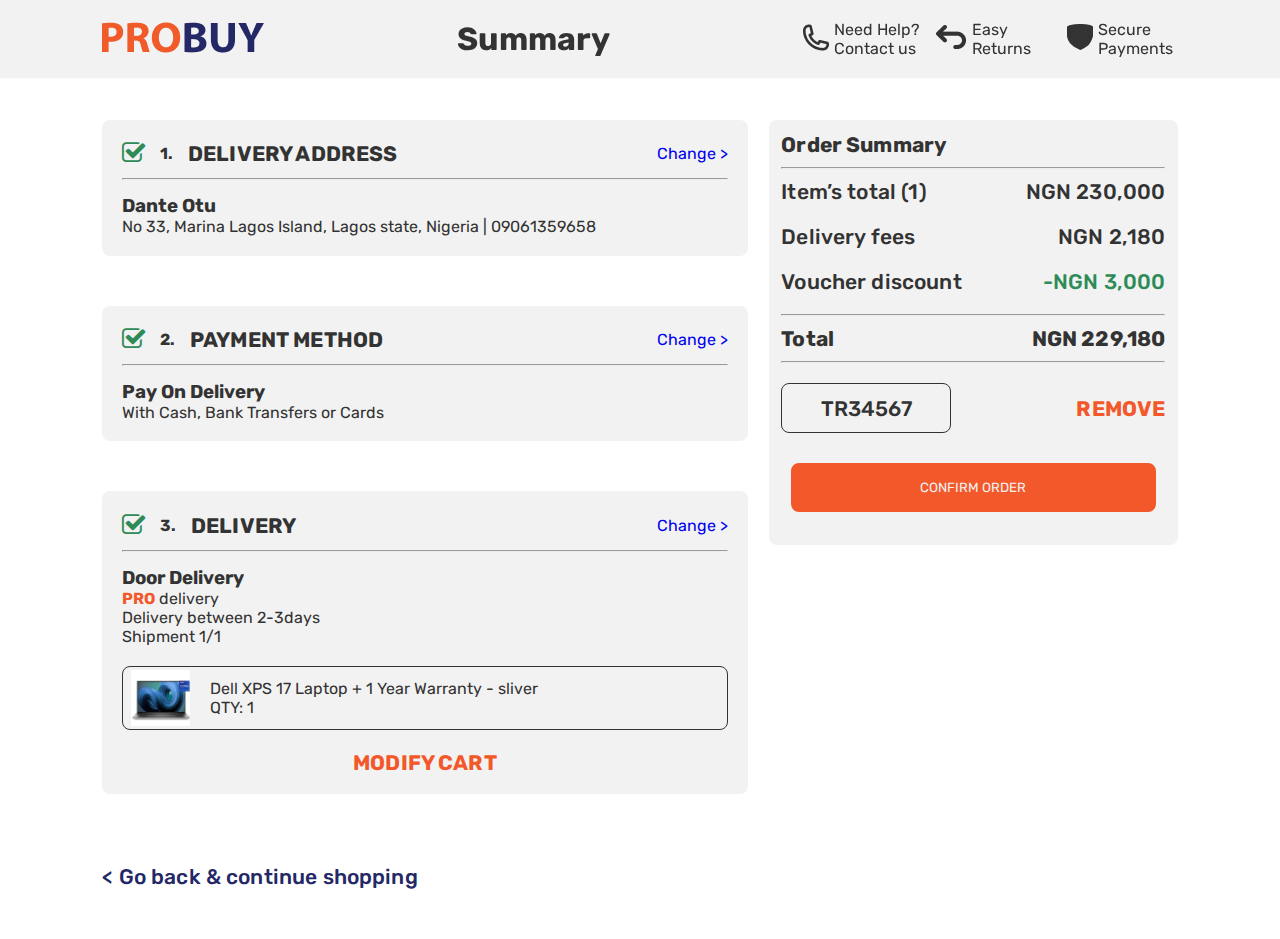
<file: summary.html>
<!DOCTYPE html>
<html lang="en">
<head>
    <meta charset="UTF-8">
    <meta name="viewport" content="width=device-width, initial-scale=1.0">
    <title>Summary</title>
    <link rel="stylesheet" href="https://cdnjs.cloudflare.com/ajax/libs/font-awesome/4.7.0/css/font-awesome.css" />
    <link rel="stylesheet" href="summary.css">
</head>
<body>
    <header>
        <div class="hero-img">
            <img src="img/hero-logo.png" alt="">
        </div>

        <h1>Summary</h1>

        <div class="care">
            <div class="care1">
                <span>
                    <a href="#">
                        <img src="img/Vector 1.png" alt="">
                    </a>
                </span>
                <span>
                    <a href="#" class="text">Need Help?</a>
                    <a href="#" class="text">Contact us</a>
                </span>
            </div>
            <div class="care2 dir">
                <a href="#">
                    <img src="img/Vector 2.png" alt="">
                </a>
                <a href="#" class="text">Easy
                    Returns</a>
            </div>
            <div class="care3 dir">
                <a href="#">
                    <img src="img/Vector 3.png" alt="">
                </a>
                <a href="#" class="text">Secure
                    Payments</a>
            </div>
        </div>
    </header>

    <!-- order summary section -->
    <section class="order-summary">
        <div class="order-cart">
            <div class="delivery-order">
                <div class="address-container">
                    <div class="top">
                        <i class="fa fa-check-square-o" aria-hidden="true"></i> <p>1.</p> <h2>DELIVERY ADDRESS</h2>
                    </div>
                    <div>
                        <a href="#">Change ></a>
                    </div>
                </div>
                <hr>
                <h3>Dante  Otu</h3>
                <p>No 33, Marina Lagos Island, Lagos state, Nigeria | 09061359658</p>
            </div>
            <div class="delivery-order">
                <div class="address-container">
                    <div class="top">
                        <i class="fa fa-check-square-o" aria-hidden="true"></i> <p>2.</p> <h2>PAYMENT METHOD</h2>
                    </div>
                    <div>
                        <a href="#">Change ></a>
                    </div>
                </div>
                <hr>
                <h3>Pay On Delivery</h3>
                <p>With Cash, Bank Transfers or Cards<h4>
            </div>
            <div class="delivery-order">
                <div class="address-container">
                    <div class="top">
                        <i class="fa fa-check-square-o" aria-hidden="true"></i> <p>3.</p> <h2>DELIVERY</h2>
                    </div>
                    <div>
                        <a href="#">Change ></a>
                    </div>
                </div>
                <hr>
                <h3>Door Delivery</h3>
                <p><span>PRO</span> delivery</p>
                <p>Delivery between 2-3days</p>
                <p>Shipment 1/1</p>

                <div class="product-order">
                    <div class="image">
                        <img src="img/featured-2.png" alt="">
                    </div>
                    <div>
                        <p>Dell XPS 17 Laptop + 1 Year Warranty - sliver</p>
                        <p>QTY: 1</p>
                    </div>
                </div>
                <div class="product-link">
                    <a href="./checkout.html">MODIFY CART</a>
                </div>
            </div>
        </div>

        <div class="confirm-order">
            <div class="order-container">
                <h2>Order Summary</h2>
                <hr>
                <div>
                    <p>Item’s total (1)</p>
                    <p>NGN 230,000</p>
                </div>
                <div>
                    <p>Delivery fees</p>
                    <p>NGN 2,180</p>
                </div>
                <div>
                    <p>Voucher discount</p>
                    <span>-NGN 3,000</span>
                </div>
                <hr class="total-hr">
                <div>
                    <h3>Total</h3>
                    <h3>NGN 229,180</h3>
                </div>
                <hr class="total-hr">

                <div>
                    <p class="coupon">TR34567</p>
                    <h3 class="removebtn">REMOVE</h3>
                </div>

                <button id="confirm-btn">CONFIRM ORDER</button>
            </div>
        </div>
    </section>

    <section class="success-pop">
        <div class="success-box">
         <i class="fa fa-check" aria-hidden="true"></i>
         <h3>Thank you for shopping with us</h3>
         <h2>ORDER NUMBER: 303537885</h2>
         <p>Congratulations! Your order was successfully submitted. you will receive a confirmation email or SMS. Our Customer Service might contact you shortly to verify your order</p>
        </div>
 
         <a href="index.html">< Go back & continue shopping</a>
     </section>
     
    <footer>
        <a href="./index.html">< Go back & continue shopping</a>
    </footer>

    <script src="summary.js"></script>
</body>
</html>
</file>
<file: style.css>
@import url('https://fonts.googleapis.com/css2?family=Rubik:wght@400;500;600;700;800;900&display=swap');

* {
  padding: 0;
  margin: 0;
  box-sizing: border-box;
  font-family: 'Rubik', sans-serif;
  /* border: 2px solid red; */
}

a {
  text-decoration: none
}

:root {
  --primary-color: #333;
  --secondary-color: #FFF5EE;
  --tertiary-color: var(--secondary-bg-clr);
  --btn-pri-bg: #F25829;
  --btn-sec-bg: #242866;
  --primary-bg-clr: #F2F2F2;
  --secondary-bg-clr: #242866;
}

body,
html {
  width: 100%;
}

/* header styling */
header {
  width: 100%;
  position: relative;

}

.top-nav {
  display: flex;
  align-items: center;
  justify-content: space-between;
  background-color: var(--primary-bg-clr);
}

.access-box {
  display: flex;
  align-items: center;
  justify-content: space-between;
  flex-direction: row;
}

.access-box a,
.access-nav-bottom a {
  padding-right: 15px;
  color: var(--primary-color);
  font-size: 1rem;
  line-height: normal;
  letter-spacing: 0.00938rem;
  transition: 0.5s;
}

.access-box .auth {
  color: var(--secondary-bg-clr);
}

.access-box .auth:nth-child(2) {
  padding-left: 15px;
}

.access-box a:hover,
.access-nav-bottom a:hover,
.access-nav-bottom select:hover {
  color: #555bad;
}

.access-nav-bottom select {
  outline: none;
  border: none;
  padding: 10px;
  margin-right: 15px;
  color: var(--primary-color);
  font-size: 1rem;
  line-height: normal;
  letter-spacing: 0.00938rem;
  transition: 0.5s;
  background-color: var(--primary-bg-clr);
  cursor: pointer;
}

/* hero section styling */
.hero {
  width: 100%;
  height: 100vh;
  background-image: url(img/hero-bg.png);
  background-size: cover;
  background-repeat: no-repeat;
  position: relative;
}

.hero-nav {
  background-color: var(--primary-bg-clr);
  width: 100%;
  position: fixed;
  display: flex;
  flex-direction: column;
  align-items: center;
  justify-content: space-between;
  padding: 5px 8%;
  border-bottom-left-radius: 15px;
  border-bottom-right-radius: 15px;
  z-index: 5;
}

.hero-nav-up {
  width: 100%;
}

.hero-nav-bar {
  width: 100%;
  display: flex;
  align-items: center;
  justify-content: space-between;
}

.hero-nav .search {
  width: 60%;
}

.hero-nav input {
  width: 70%;
  padding: 10px 15px;
  border-radius: 5px;
  outline: none;
  border: 1px solid var(--secondary-bg-clr);
}

.hero-nav button {
  padding: 10px;
  width: 15%;
  background-color: var(--btn-pri-bg);
  border: 2px solid var(--btn-pri-bg);
  color: var(--secondary-color);
  font-style: normal;
  font-weight: 700;
  line-height: normal;
  letter-spacing: -0.01563rem;
  border-radius: 5px;
  transition: 0.5s;
  cursor: pointer;
}

.hero-nav button:hover {
  background: transparent;
  border: 2px solid var(--btn-pri-bg);
  color: var(--btn-pri-bg);
}

.hero-nav .icons .fa {
  font-size: 30px;
  padding-left: 15px;
  cursor: pointer;
}

.hamburger-menu {
  display: none;
}

.nav {
  position: fixed;
  width: 100%;
  top: 80px;
  display: flex;
  align-items: center;
  justify-content: center;
  flex-direction: row;
  padding: 15px 8%;
  z-index: 4;
}

.nav.scrolled {
    background-color: var(--secondary-bg-clr);
    transition: 1s;
  }

.nav a {
  color: var(--secondary-color);
  font-size: 1rem;
  font-style: normal;
  font-weight: 400;
  line-height: normal;
  letter-spacing: 0.00938rem;
  padding: 5px;
  margin: 0 20px;
  transition: 0.3s;
}

.nav a:first-child {
  border-bottom: 2px solid var(--secondary-color);
  width: 50px;
}

.nav a:hover {
  border-bottom: 2px solid var(--secondary-color);
}

.hero-content {
  position: relative;
  top: 250px;
  padding-left: 10%;
}

.hero-content h1 {
  font-size: 3.0625rem;
  font-style: normal;
  font-weight: 700;
  line-height: normal;
  color: var(--secondary-color);
  width: 500px;
}

.hero-content p {
  font-size: 1.3125rem;
  font-style: normal;
  font-weight: 500;
  line-height: normal;
  letter-spacing: 0.00938rem;
  color: var(--secondary-color);
  width: 500px;
  margin: 20px 0;
}

.hero-content button {
  padding: 15px;
  width: 200px;
  background-color: #F15A29;
  border: 2px solid #F15A29;
  color: var(--secondary-color);
  font-style: normal;
  font-weight: 700;
  line-height: normal;
  letter-spacing: -0.01563rem;
  border-radius: 5px;
  transition: 0.5s;
  cursor: pointer;
}

.hero-content button:hover {
  background: transparent;
  border: 2px solid #F15A29;
}

/* featured section styling */
.featured {
  display: flex;
  align-items: center;
  justify-content: space-between;
  width: 100%;
  background-color: var(--primary-bg-clr);
  padding: 30px 8%;
  margin: 30px 0;
}

.featured-text{
  width: 45;
}

.featured-text h2 {
  font-size: 2.1875rem;
  font-style: normal;
  font-weight: 700;
  line-height: normal;
  letter-spacing: 0.01563rem;
  color: var(--primary-color);
}

.featured-text p {
  font-size: 1.3125rem;
  font-style: normal;
  font-weight: 500;
  line-height: normal;
  letter-spacing: 0.00938rem;
  color: var(--primary-color);
  margin: 20px 0;
  width: 250px;
}

.featured-text .btn {
  font-size: 0.875rem;
  font-style: normal;
  font-weight: 700;
  line-height: normal;
  letter-spacing: -0.01563rem;
  padding: 10px 15px;
  width: 150px;
  border-radius: 5px;
  border: 2px solid var(--primary-color);
  cursor: pointer;
  transition: 0.5s;
}

.featured-text .btn:hover {
  color: var(--secondary-color);
  background-color: var(--btn-pri-bg);
  border: 2px solid var(--btn-pri-bg);
}

.featured-text #btn {
  color: var(--secondary-color);
  background-color: var(--btn-pri-bg);
  border: 2px solid var(--btn-pri-bg);
}

.featured-text #btn:hover {
  background-color: transparent;
  color: var(--btn-pri-bg);
  border: 2px solid var(--btn-pri-bg);
}

.featured-content {
  display: flex;
  align-items: center;
  justify-content: space-between;
  width: 55%;
}

.featured-content .featured-box {
  width: 45%;
  display: flex;
  flex-direction: column;
  align-items: center;
  justify-content: center;
}

.featured-content .featured-box .featured-img{
  width: 100%;
}

.featured-content .featured-box .featured-img img{
  width: 100%;
}



/* hot deals sec styling */
.deals {
  display: flex;
  flex-direction: column;
  justify-content: center;
  width: 100%;
  background-color: var(--primary-bg-clr);
  padding: 30px 8%;
  margin: 30px 0;
}

.deals-content {
  display: flex;
  justify-content: space-between;
  width: 100%;
}

.deals-content .deals-box {
  width: 24%;
  display: flex;
  flex-direction: column;
  align-items: center;
  justify-content: space-between;
  margin: 15px 0;
}

.deals-box .deals-img{
  width: 100%;
  height: 200px;
}
.deals-box .deals-img img{
  width: 100%;
  height: 200px;
}
.deals-box .deals-text p {
  font-size: 1rem;
  font-style: normal;
  font-weight: 400;
  line-height: normal;
  letter-spacing: 0.00938rem;
  text-align: center;
  color: var(--primary-color);
  margin-top: 10px;
}

.deals-box .deals-text h3 {
  font-size: 1.3125rem;
  font-style: normal;
  font-weight: 700;
  line-height: normal;
  letter-spacing: 0.00938rem;
  color: var(--primary-color);
  margin-bottom: 10px;
}

/* Categories Section Styling */
.categories {
  display: flex;
  flex-direction: column;
  justify-content: center;
  width: 100%;
  color: var(--primary-color);
  padding: 30px 8%;
  margin: 30px 0;
}

.dir-arrows {
  display: flex;
  align-items: center;
  justify-content: space-between;
  margin: 10px 0;
}

.categories .dir-arrows .fa {
  font-size: 40px;
  cursor: pointer;
  transition: transform 1s;
}

.categories .dir-arrows .fa:hover{
    transform: scale(1.2);
}
.catergories-content {
  display: flex;
  align-items: center;
  justify-content: space-between;
  width: 100%;
  overflow: hidden;
  transition: all 0.3s ease;
}

.catergories-content div {
  width: 23%;
  display: flex;
  flex-direction: column;
  align-items: center;
  justify-content: center;
  margin: 15px;
  transition: all 0.3s ease;
}

.catergories-content:hover .cat-box{
    transform: scale(1.05);
}

.categories-content .cat-box p {
  font-size: 1rem;
  font-style: normal;
  font-weight: 400;
  line-height: normal;
  letter-spacing: 0.00938rem;
  text-align: center;
  color: var(--primary-color);
  margin-top: 10px;
  text-align: center;
}

/* Why section styling */
.why {
  display: flex;
  justify-content: space-between;
  align-items: center;
  width: 100%;
  background-color: var(--primary-bg-clr);
  padding: 30px 8%;
  margin: 30px 0;
}

.why .why-text h2 {
  color: var(--primary-color);
  font-size: 35px;
  font-style: normal;
  font-weight: 700;
  line-height: normal;
  letter-spacing: 0.25px;
}

.why .why-text p {
  color: var(--primary-color);
  font-size: 21px;
  font-style: normal;
  font-weight: 500;
  line-height: normal;
  letter-spacing: 0.15px;
  margin: 20px 0;
  width: 400px;
}

.why .why-text button {
  font-size: 0.875rem;
  font-style: normal;
  font-weight: 700;
  line-height: normal;
  letter-spacing: -0.01563rem;
  padding: 10px 15px;
  width: 150px;
  border-radius: 5px;
  border: 2px solid var(--btn-sec-bg);
  color: var(--primary-bg-clr);
  background-color: var(--btn-sec-bg);
  cursor: pointer;
  transition: 0.5s;
}

.why .why-text button:hover {
  color: var(--btn-sec-bg);
  background-color: transparent;
  border: 2px solid var(--btn-sec-bg);
}

.why .why-box {
  display: flex;
  align-items: center;
  padding: 10px;
  border: 1px solid var(--primary-color);
  border-radius: 5px;
}

.why-box p {
    color: var(--primary-color);
    font-style: normal;
    font-weight: 400;
    line-height: normal;
    letter-spacing: 0.15px;
    margin: 10px 0;

  }

.why .why-box .span1 {
    background-color: #2E8B57;
    color: var(--primary-bg-clr);
    padding: 5px;
    border-radius: 3px;
}
.why .why-box .span2 {
    background-color: #F00;
    color: var(--primary-bg-clr);
    padding: 5px;
    border-radius: 3px;
}

.why .why-box div:nth-child(2) {
  margin-left: 10px;
}

.why .why-box:nth-child(2) {
  margin: 10px 0;
}

/* Footer section styling */
footer {
  display: flex;
  flex-direction: column;
  justify-content: space-between;
  align-items: center;
  width: 100%;
  color: var(--primary-bg-clr);
  background-color: var(--secondary-bg-clr);
  padding: 30px 8%;
}

footer .foot-top {
  width: 100%;
  display: flex;
  justify-content: space-between;
  margin: 20px 0;
}

footer .foot-top div {
  margin: 0 20px;
}

footer .foot-top a {
  color: var(--primary-bg-clr);
  font-size: 16px;
  font-style: normal;
  font-weight: 400;
  line-height: normal;
  letter-spacing: 0.15px;
  transition: 1s;
}

footer .foot-top a:hover {
  text-decoration: underline;
  transition: 0.5s;
}

footer .foot-top h3 {
  font-size: 21px;
  font-style: normal;
  font-weight: 500;
  line-height: normal;
  letter-spacing: 0.15px;
  margin: 10px 0;
}

footer .foot-top li {
  list-style-type: none;
  margin: 10px 0;
  transition: 1s;
}

footer .partners {
  display: flex;
  flex-direction: column;
  align-items: center;
  justify-content: space-between;
}

footer .partners h1 {
  font-size: 21px;
  font-style: normal;
  font-weight: 500;
  line-height: normal;
  letter-spacing: 0.15px;
  margin-bottom: 15px;
}


/* Desktop, laptop and tablet responsiveness */
@media screen and (max-width: 1365px) {
  .nav a {
    margin: 0 5px;
  }
}
@media screen and (max-width: 1042px) {
  .nav a {
    font-size: 14px;
    margin: 0 2px;
  }
  .hero-nav {
    padding: 5px 4%;
  }
  .hero-content {
    padding-left: 5%;
  }
  .nav {
    padding: 15px 4%;
  }
  .featured {
    padding: 30px 4%;
  }
  .deals {
    padding: 30px 4%;
  }
  .categories {
    padding: 30px 4%;
  }
  .why {
    padding: 30px 4%;
  }
  footer {
    padding: 30px 4%;
  }
}

@media screen and (max-width: 840px){
  .access-box a,
.access-nav-bottom a, .access-nav-bottom select, .access-box {
  padding-right: 8px;
  font-size: 13px;
  letter-spacing: 0.00938rem;
}
.hero-nav-bar .logo{
  width: 100px;
}
.hero-nav-bar .logo img{
  width: 100%;
}
.hero-nav .search {
  width: 60%;
}

.hero-nav input {
  padding: 7px;
  width: 65%;
}

.hero-nav button {
  padding: 7px;
  width: 20%;
}

.hero-nav .icons .fa {
  font-size: 20px;
  padding-left: 8px;
}
.nav {
  position: fixed;
  width: 100%;
  top: 70px;
  padding: 15px 4% 8px;
}
.nav a {
  color: var(--secondary-color);
  font-size: 10px;
  letter-spacing: 0.00938rem;
  padding: 5px;
  margin: 0 3px;
}

.nav a:first-child {
  width: auto;
}
.hero-content {
  top: 270px;
  padding-left: 4%;
}

.hero-content h1 {
  font-size: 35px;
}

.hero-content p {
  font-size: 18px;
  width: 400px;
  margin: 20px 0;
}

.hero-content button {
  padding: 15px 10px;
  width: 150px;
}

/* featured section styling */
.featured-text h2 {
  font-size: 25px;
}

.featured-text p {
  font-size: 16px;
  margin: 10px 0;
  width: 250px;
}

.featured-text .btn {
  font-size: 12px;
  padding: 10px 5px;
  width: 100px;
}
.featured-content .featured-box .featured-text p {
  font-size: 12px;
}

.featured-content .featured-box .featured-text h3 {
  font-size: 16px;
}
/* hot deals sec styling */
.deals-box .deals-img{
  height: 150px;
}
.deals-box .deals-img img{
  height: 150px;
}
.deals-box .deals-text p {
  font-size: 10px;
  margin-top: 10px;
}

.deals-box .deals-text h3 {
  font-size: 14px;
  margin-bottom: 10px;
}

.categories .dir-arrows .fa {
  font-size: 25px;
}

/* Why section styling */

.why .why-text h2 {
  font-size: 24px;
}

.why .why-text p {
  font-size: 16px;
  margin: 15px 0;
  width: 310px;
}

.why .why-text button {
  font-size: 0.875rem;
  padding: 10px;
  width: 150px;
}

.why .why-box {
  padding: 10px;
  border-radius: 5px;
}
.why-box p {
    margin: 10px 0;
    font-size: 13px;
  }

  .why-box h3{
    font-size: 16px;
  }

.why .why-box .span1 {
    border-radius: 3px;
    font-size: 14px;
}
.why .why-box .span2 {
    font-size: 14px;
}

/* Footer section styling */
footer .foot-top div {
  margin: 0 10px;
}

footer .foot-top a {
  font-size: 12px;
}

footer .foot-top h3 {
  font-size: 14px;
}
footer .partners h1 {
  font-size: 18px;
}
}

/* Mobile responsiveness */
@media screen and (max-width: 652px){
  .top-nav {
    flex-direction: column;
    margin-top: 10px;
  }

  .hero-nav{
    flex-direction: column-reverse;
    padding-top: 15px;
  }
  .hero-nav .search {
    display: none;
  }


  .hamburger-menu {
    display: block;
    height: 40px;
    width: 50px;
    position: relative;
    cursor: pointer;
    padding: 1rem;
    z-index: 2;
  }

  .ham-bar {
    width: 71%;
    height: 4px;
    background-color: var(--secondary-bg-clr);
    border-radius: 25px;
    position: absolute;
    top: 50%;
    left: 50%;
    transform: translate(-50%, -50%);
    transition: transform .6s, opacity .8s, top .6s;
  }

  .bar-top {
    top: 25%;
  }

  .bar-bottom {
    top: 75%;
  }

  .hamburger-menu.active .bar-top {
    transform: translate(-50%, -50%) rotate(-315deg);
    top: 50%;
  }

  .hamburger-menu.active .bar-mid {
    opacity: 0;
  }

  .hamburger-menu.active .bar-bottom {
    transform: translate(-50%, -50%) rotate(-225deg);
    top: 50%;
  }

  .nav-links {
    position: fixed;
    display: flex;
    flex-direction: column;
    top: 80px;
    right: -100%;
    height: 380px;
    width: 100%;
    transition: right .5s;
    background: var(--secondary-bg-clr);
    box-shadow: 2px 1px 2px var(--primary-bg-clr);
    text-align: center;
    z-index: 4;
  }

  .nav-links a {
    padding: 10px 0;
    font-size: 14px;
  }
  .nav-links a:nth-child(1){
    margin-top: 25px;
  }

  .nav-links.active {
    right: 0;
  }

  .hero-content {
    position: absolute;
    top: 250px;
    left: 0;
    display: flex;
    flex-direction: column;
    align-items: center;
    justify-content: center;
  }
  
  .hero-content h1 {
    text-align: center;
    font-size: 40px;
    width: 95%;
  }
  
  .hero-content p {
    text-align: center;
    font-size: 24px;
    width: 95%;
  }
  .hero-content button{
    width: 70%;
  }
  

  .featured {
   flex-direction: column;
    margin: 30px 0;
  }
  
  .featured-text{
    width: 100%;
    display: flex;
    align-items: center;
    justify-content: center;
    flex-direction: column;
    margin-bottom: 50px;
  }

  .featured-text h2 {
    text-align: center;
    font-size: 35px;
    width: 100%;
  }
  
  .featured-text p {
    text-align: center;
    width: 100%;
    font-size: 24px;
  }
  
  .featured-text .btn {
    width: 150px;
  }
  
  .featured-content {
    flex-direction: column;
    width: 100%;
  }

  .featured-content .featured-box .featured-text p {
    font-size: 1rem;
    text-align: center;
  }
  
  .featured-content .featured-box .featured-text h3 {
    font-size: 1.3125rem;
    text-align: center;
  }
  
  .featured-content .featured-box {
    width: 100%;
  }
  
  .deals {
    flex-direction: column;
    align-items: center;
  }
  
  .deals-content {
    flex-direction: column;
  }
  
  .deals-content .deals-box {
    width: 100%;
    margin: 15px 0;
  }
  
  .deals-box .deals-img{
    height: 300px;
  }
  .deals-box .deals-img img{
    height: 300px;
  }
  .deals-box .deals-text p {
    font-size: 1rem;
    margin-top: 10px;
  }
  
  .deals-box .deals-text h3 {
    font-size: 1.3125rem;
    margin-bottom: 10px;
  }

  .deals h2{
    font-size: 35px;
  }

  .categories h2{
    font-size: 35px;
    text-align: center;
  }

  .why {
   flex-direction: column;
  }
  
  .why .why-text h2 {
    font-size: 35px;
    text-align: center;
  }

  .why .why-text{
    display: flex;
    align-items: center;
    flex-direction: column;
    justify-content: center;
    margin-bottom: 50px;
  }
  
  .why .why-text p {
    font-size: 21px;
    text-align: center;
  }
  
  .why .why-text button {
    font-size: 0.875rem;
    width: 150px;
  }

  footer {
    display: flex;
    flex-direction: column;
    justify-content: space-between;
    align-items: center;
  }
  
  footer .foot-top {
    width: 100%;
    display: flex;
    justify-content: space-between;
    flex-wrap: wrap;
    margin: 5px 0;
  }
  
  footer .foot-top div {
    margin: 0;
  }
 
  footer .foot-top h3 {
    margin: 20px 0;
  }
  footer .partners {
    margin-top: 50px;
  }
  footer .partners  h1{
    text-align: center;
  }
  footer .partners img{
    width: 100%;
  }
}
</file>
<file: checkout.css>
@import url('https://fonts.googleapis.com/css2?family=Rubik:wght@400;500;600;700;800;900&display=swap');

* {
  padding: 0;
  margin: 0;
  box-sizing: border-box;
  font-family: 'Rubik', sans-serif;
  /* border: 2px solid red; */
}

a {
  text-decoration: none
}

:root {
  --primary-color: #333;
  --secondary-color: #FFF5EE;
  --tertiary-color: var(--secondary-bg-clr);
  --btn-pri-bg: #F25829;
  --btn-sec-bg: #242866;
  --primary-bg-clr: #F2F2F2;
  --secondary-bg-clr: #242866;
}

body,
html {
  width: 100%;
}

header {
    width: 100%;
    position: relative;
  }

.hero-checkout {
    width: 100%;
    position: relative;
  }

  .checkout-nav {
    position: fixed;
    width: 100%;
    top: 80px;
    display: flex;
    flex-direction: row;
    padding: 15px 8%;
    z-index: 4;
    background-color: var(--secondary-bg-clr);
  }
  .checkout-nav a, .checkout-nav span {
    color: var(--secondary-color);
    font-size: 1rem;
    font-style: normal;
    font-weight: 400;
    line-height: normal;
    letter-spacing: 0.00938rem;
    padding: 5px 5px 0;
    margin: 3px 3px 0;
    transition: 0.3s;
  }

  .checkout-nav a i{
    border: 2px solid var(--primary-bg-clr);
    padding: 2px 5px;
    border-radius: 3px;
    transition: 0.3s;
  }

  .checkout-nav a:hover i{
    border: 2px solid var(--btn-pri-bg);
  }

  .checkout-nav a:hover{
    color: var(--btn-pri-bg);
  }
  

  /* checkout section styling */
  .main-checkout{
    position: relative;
    top: 150px;
    padding: 30px 8%;
    width: 100%;
    display: flex;
  }

  .checkout-left{
    width: 48%;
    margin-right: 2%;
  }

  .checkout-left .fa{
    color: #D2D2D2;
    font-size: 24px;
  }

  .info{
    padding: 3%;
    background-color: var(--primary-bg-clr);
    border-radius: 5px;
    margin-bottom: 50px;
  }

  .info h2, .payment-method h2, .voucher h3{
    font-size: 1.3125rem;
    font-style: normal;
    font-weight: 700;
    line-height: normal;
    letter-spacing: 0.00938rem;
    padding: 1rem 0;
  }
  .info h3, .payment-method form label{
    font-size: 1.3125rem;
    font-style: normal;
    font-weight: 500;
    line-height: normal;
    letter-spacing: 0.00938rem;
    padding: 0.5rem 0;
  }
  .info p{
    font-size: 1rem;
    font-style: normal;
    font-weight: 400;
    line-height: normal;
    letter-spacing: 0.00938rem;
    padding: 0.5rem 0;
  }

  .info form, .payment-method form{
    display: flex;
    flex-direction: column;
    align-items: flex-end;
  }
  .info form input, .info form select{
    padding: 0.8rem;
    margin: 0.5rem 0;
    outline: none;
    border-radius: 0.5rem;
    border: 1px solid #212966;
    width: 100%;
    color: #5E5E5E;
  }

  .info form button, .payment-method form button, .door button{
    width: 50%;
    padding: 0.8rem 0.125rem;
    border-radius: 0.5rem;
    background-color: var(--btn-pri-bg);
    border: 2px solid var(--btn-pri-bg);
    color: var(--primary-bg-clr);
    font-size: 0.875rem;
    font-style: normal;
    font-weight: 400;
    line-height: normal;
    letter-spacing: 0.07813rem;
    cursor: pointer;
    text-align: centers;
  }

  .info form button:hover, .payment-method form button:hover, .door button:hover{
    background-color: transparent;
    border: 2px solid var(--btn-pri-bg);
    color: var(--btn-pri-bg);
    transition: 1s;
  }
  .payment-method{
    padding: 3%;
    background-color: var(--primary-bg-clr);
    border-radius: 5px;
    margin-bottom: 50px;
    width: 95%;
  }

  .payment-method hr{
    margin-bottom: 2rem;
  }
  .payment-method div{
    width: 100%;
    margin-bottom: 1rem;
  }

  .payment-method p{
    font-size: 1rem;
    font-style: normal;
    font-weight: 700;
    line-height: normal;
    letter-spacing: 0.00938rem;
    padding: 0.5rem 1rem;
  }

  .payment-method span{
    font-size: 1rem;
    font-style: normal;
    font-weight: 400;
    line-height: normal;
    letter-spacing: 0.00938rem;
    padding:  0 1rem;
  }
  .payment-method form button{
    display: flex;
    align-items: flex-end;
    justify-content: center;
  }

input[type="radio"] {
  display: none;
}

input[type="radio"] + label {
  position: relative;
  padding-left: 25px;
  cursor: pointer;
}

input[type="radio"] + label::before {
  content: "";
  position: absolute;
  left: 0;
  top: 9px;
  width: 20px;
  height: 20px;
  border: 2px solid var(--primary-color);
  border-radius: 50%;
}

input[type="radio"]:checked + label::before {
  background-color: #fff; 
  box-shadow: inset 0 0 0 6px #fff;
}

input[type="radio"]:checked + label::after {
  content: "";
  position: absolute;
  left: 4.25px;
  top: 13px;
  width: 15px;
  height: 15px; 
  border-radius: 50%;
  background-color: var(--btn-pri-bg);
}

  .voucher{
    padding: 3%;
    background-color: var(--primary-bg-clr);
    border-radius: 5px;
    margin-bottom: 50px;
    width: 70%;
  }

  .voucher h4{
    display: flex;
    align-items: center;
    justify-content: space-between;
    padding: 1.3rem;
    border: 2px solid var(--primary-color);
    color: var(--primary-color);
    border-radius: 0.5rem;
  }

  .voucher h4 .fa{
    color: #2E8B57;
  }

  .voucher p{
    font-size: 1rem;
    font-style: normal;
    font-weight: 700;
    line-height: normal;
    letter-spacing: 0.00938rem;
    color: #2E8B57;
    padding: 0.5rem 0;
  }

  .voucher button{
    padding: 1rem;
    background-color: var(--btn-sec-bg);
    border-radius: 0.5rem;
    border: 2px solid var(--btn-sec-bg);
    width: 90%;
    margin: 0 5%;
    color: var(--primary-bg-clr);
    font-size: 0.875rem;
    font-style: normal;
    font-weight: 400;
    line-height: normal;
    letter-spacing: 0.07813rem;
    cursor: pointer;
  }

  .voucher button:hover{
    background-color: transparent;
    border: 2px solid var(--btn-sec-bg);
    color: var(--btn-sec-bg);
    transition: 1s;
  }

  .checkout-right{
    width: 48%;
    margin-left: 2%;
  }

  .cart {
    padding: 3%;
    background-color: var(--primary-bg-clr);
    border-radius: 5px;
    margin-bottom: 70px;
    box-shadow: 0px 16px 24px 2px rgba(0, 0, 0, 0.14);
  }

  .cart h2{
    font-size: 2.1875rem;
    font-style: normal;
    font-weight: 700;
    line-height: normal;
    letter-spacing: 0.01563rem;
  }

  .cart-product{
    background-color: #D2D2D2;
    padding: 3%;
    border-radius: 5px;
    margin: 20px 0;
    display: flex;
    justify-content: space-between;
    
  }

  .product-img{
    width: 40%;
  }

  .product-img p{
    color: var(--btn-pri-bg);
    font-size: 1.3125rem;
    font-style: normal;
    font-weight: 500;
    line-height: normal;
    letter-spacing: 0.00938rem;
    margin-top: 10px;
    cursor: pointer;
  }

  .product-img p .fa{
    margin-right: 10px;
  }

  .product-img img{
    width: 100%;
  }

  .cart-text{
    display: flex;
    flex-direction: column;
    justify-content: space-between;
  }
  .cart-text h3{
    font-size: 1.3125rem;
  font-style: normal;
  font-weight: 700;
  line-height: normal;
  letter-spacing: 0.00938rem;
  }

  .cart-text h4{
    font-size: 1.3125rem;
  font-style: normal;
  font-weight: 500;
  line-height: normal;
  letter-spacing: 0.00938rem;
  margin: 10px 0;
  }

  .cart-text p{
    font-size: 1rem;
    font-style: normal;
    font-weight: 400;
    line-height: normal;
    letter-spacing: 0.00938rem;
  }

  .add-sub{
    display: flex;
    align-items: center;
    justify-content: space-evenly;
  }

  .add-sub h5{
    padding: 2px 4px;
    border: 2px solid var(--primary-color);
    font-size: 1.3125rem;
    font-style: normal;
    font-weight: 700;
    line-height: normal;
    letter-spacing: 0.00938rem;
    cursor: pointer;
  }

  .add-sub p{
    font-size: 1rem;
    font-style: normal;
    font-weight: 400;
    line-height: normal;
    letter-spacing: 0.00938rem;
  }

  .cart-price div{
    display: flex;
    align-items: center;
    justify-content: space-between;
    margin: 5px 0;
    font-size: 1.3125rem;
    font-style: normal;
    font-weight: 700;
    line-height: normal;
    letter-spacing: 0.00938rem;
  }

  .cart-price span{
    color: #2E8B57;
    font-size: 1.1rem;
  }

  .cart-price button{
    background-color: var(--btn-pri-bg);
    border: 2px solid var(--btn-pri-bg);
    color: var(--primary-bg-clr);
    padding: 15px;
    width: 96%;
    margin: 20px 2%;
    border-radius: 0.5rem;
    font-size: 1rem;
    font-style: normal;
    font-weight: 700;
    line-height: normal;
    letter-spacing: 0.00938rem;
    transition: 1s;
    cursor: pointer;
  }

   .cart-price button:hover{
    background-color: transparent;
    border: 2px solid var(--btn-pri-bg);
    color: var(--btn-pri-bg);
   }

   .delivery {
    padding: 3%;
    background-color: var(--primary-bg-clr);
    border-radius: 5px;
    margin-bottom: 50px;
  }

  .delivery h2{
    font-size: 1.3125rem;
    font-style: normal;
    font-weight: 700;
    line-height: normal;
    letter-spacing: 0.00938rem;
    margin-bottom: 10px;
  }

  .delivery h2 .fa{
    color: #D2D2D2;
  }

  .delivery label, .cards label{
    font-size: 1.3125rem;
    font-style: normal;
    font-weight: 500;
    line-height: normal;
    letter-spacing: 0.00938rem;
    padding: 0.5rem 0;
  }

  .delivery hr{
    margin-bottom: 10px;
  }

  .delivery p {
    font-size: 1rem;
    font-style: normal;
    font-weight: 700;
    line-height: normal;
    letter-spacing: 0.00938rem;
    padding: 0.5rem 1rem;
  }

  .station{
    border: 2px solid var(--primary-color);
    border-radius: 0.5rem;
    margin-bottom: 20px;
  }

  .station .station-up{
    display: flex;
    align-items: center;
    justify-content: space-between;
    font-size: 1rem;
    font-style: normal;
    font-weight: 400;
    line-height: normal;
    letter-spacing: 0.00938rem;
  }

  .station .station-down{
    display: flex;
    align-items: center;
    justify-content: center;
    margin-left: 15px;
  }

  .station .station-down p{
    font-size: 1rem;
    font-style: normal;
    font-weight: 400;
    line-height: normal;
    letter-spacing: 0.00938rem;
    margin: 0;
    padding: 2px 0;
  }

  .station .station-down .fa{
    font-size: 20px;
    color: var(--primary-color);
    margin-right: 5px;
  }

  .door{
    width: 100%;
    display: flex;
    flex-direction: column;
    align-items: flex-end;
  }

  .door .door-sec{
    border: 2px solid var(--primary-color);
    width: 100%;
    padding: 2%;
    border-radius: 0.5rem;
    margin-top: 20px;
    margin-bottom: 20px;
  }

  .door .door-sec span{
    color: var(--btn-pri-bg);
  }

  .door .door-sec input{
    margin-right: 5px;
  }

  footer{
    position: relative;
    top: 150px;
  }
</file>
<file: login.css>
@import url('https://fonts.googleapis.com/css2?family=Rubik:wght@400;500;600;700;800;900&display=swap');

* {
  padding: 0;
  margin: 0;
  box-sizing: border-box;
  font-family: 'Rubik', sans-serif;
  /* border: 2px solid red; */
}
a {
    text-decoration: none
  }
  
  :root {
    --primary-color: #333;
    --secondary-color: #FFF5EE;
    --tertiary-color: var(--secondary-bg-clr);
    --btn-pri-bg: #F25829;
    --btn-sec-bg: #242866;
    --primary-bg-clr: #F2F2F2;
    --secondary-bg-clr: #242866;
  }
  
  body,
  html {
    width: 100%;
  }

  header{
    display: flex;
    align-items: center;
    justify-content: space-between;
    padding: 15px 8%;
    background-color: #FFF;
    position: fixed;
    width: 100%;
    z-index: 4;
  }

  /* main section styling */
  main{
    display: flex;
    align-items: center;
    justify-content: center;
    padding: 30px 8%;
    position: relative;
    top: 50px;
    width: 100%;
  }

  .main-container{
    display: flex;
    align-items: center;
    justify-content: center;
    flex-direction: column;
    width: 40%;
  }

  .main-container h1{
    font-size: 2.1875rem;
    font-style: normal;
    font-weight: 700;
    line-height: normal;
    letter-spacing: 0.01563rem;
    color: var(--primary-color);
    text-align: center;
  }

  .main-container .auth{
    font-size: 1.3125rem;
    font-style: normal;
    font-weight: 500;
    line-height: normal;
    letter-spacing: 0.00938rem;
    margin: 10px 0;
    text-align: center;
  }

  .main-container form{
    width: 100%;
  }

  .main-container form input{
    width: 100%;
    padding: 0.875rem;
    border-radius: 0.5rem;
    border: 1px solid #212966;
    margin-bottom: 20px;
    outline: none;
  }

  .main-container form p{
    font-size: 1rem;
    font-style: normal;
    font-weight: 400;
    line-height: normal;
    letter-spacing: 0.00938rem;
    margin: 20px 0;
    text-align: center;
  }
  .main-container form p span{
    font-size: 1rem;
    font-style: normal;
    font-weight: 700;
    line-height: normal;
    letter-spacing: 0.00938rem;
  }

  .main-container form .hero-btn{
    font-size: 1.3125rem;
    font-style: normal;
    font-weight: 700;
    line-height: normal;
    letter-spacing: 0.00938rem;
    color: var(--primary-bg-clr);
    background-color: var(--btn-pri-bg);
    border: 2px solid var(--btn-pri-bg);
    cursor: pointer;
    transition: 1s;
  }

  .main-container form .hero-btn:hover{
    background-color: transparent;
    color: var(--btn-pri-bg);
    border: 2px solid var(--btn-pri-bg);
  }

  .main-container .alt{
    width: 100%;
    display: flex;
    flex-direction: column;
    align-items: center;
    justify-content: center;
  }

  .main-container .alt span{
    font-size: 1rem;
    font-style: normal;
    font-weight: 400;
    line-height: normal;
    letter-spacing: 0.00938rem;
    margin-bottom: 20px;
  }

  .main-container .alt button{
    font-size: 1.3125rem;
    font-style: normal;
    font-weight: 700;
    line-height: normal;
    letter-spacing: 0.00938rem;
    color: var(--primary-color);
    background-color: #FFF;
    border: 2px solid var(--primary-color);
    width: 100%;
    padding: 0.875rem;
    border-radius: 0.52rem;
    margin-bottom: 20px;
    cursor: pointer;
    transition: 1s;
    display: flex;
    align-items: center;
    justify-content: center;
    transition: 1s;
  }

  .main-container .alt button:hover{
    border: 2px solid var(--btn-pri-bg);
    color: var(--btn-pri-bg);
  }

  .main-container .alt button img{
    margin-right: 20px;
  }

  .main-container .more{
    display: flex;
    flex-direction: column;
    align-items: center;
    justify-content: center;
    text-align: center;
    font-size: 1rem;
    font-style: normal;
    font-weight: 400;
    line-height: normal;
    letter-spacing: 0.00938rem;
    width: 100%;
  }

  .main-container .more input{
    margin-right: 10px;
  }

  .main-container .more .acct-opt{
    margin: 30px 0;
    font-weight: 500;
    width: 100%;
  }

  .main-container .more .acct-opt .p-acct-l{
    margin-right: 20px;
  }

  /* hop-up section styling */
  .hop-up{
    width: 40%;
    display: flex;
    flex-direction: column;
    align-items: center;
    justify-content: center;
    position: absolute;
    bottom: 20%;
    left: 30%;
    border: 2px solid var(--primary-bg-clr);
    background-color: #FFF;
    padding: 3%;
    border-radius: 0.5rem;
    display: none;
  }

  .hop-up h3{
    font-size: 1.3125rem;
    font-style: normal;
    font-weight: 500;
    line-height: normal;
    letter-spacing: 0.00938rem;
    text-align: center;
    margin: 30px;
  }

  .hop-up form{
    width: 100%;
    display: flex;
    flex-direction: column;
    align-items: center;
    justify-content: center;
  }
  
  .hop-up .codes input{
    width: 50px;
    height: 50px;
    font-size: 1.3125rem;
    font-style: normal;
    font-weight: 700;
    line-height: normal;
    letter-spacing: 0.00938rem;
    text-align: center;
    color: #000;
    border: none;
    outline: none;
    border-bottom: 1px solid #000;
    margin-bottom: 30px;
  }

  .hop-up button{
    padding: 1rem;
    background-color: #F25829;
    color: var(--primary-bg-clr);
    border-radius: 0.5rem;
    border: 2px solid var(--btn-pri-bg);
    width: 70%;
    margin-bottom: 20px;
    font-size: 1.3125rem;
    font-style: normal;
    font-weight: 700;
    line-height: normal;
    letter-spacing: 0.00938rem;
    cursor: pointer;
  }

  .hop-up button:hover{
    background-color: transparent;
    border: 2px solid var(--btn-pri-bg);
    color: var(--btn-pri-bg);
  }

  .hop-up p{
    text-align: center;
    margin-bottom: 20px;
  }


  
  @media screen and (max-width: 1150px) {
    header{
      padding: 15px 3%;
    }
    main{
      padding: 30px 3%;
    }
  }
  @media screen and (max-width: 938px) {
    .main-container{
      width: 60%;
    }
  }
  @media screen and (max-width: 763px){
    .hop-up{
      width: 70%;
      padding: 2%;
      left: 15%;
    }
  }

  @media screen and (max-width: 700px) {
    header .hero-img{
      width: 100px;
    }

    header .hero-img img{
      width: 100%;
    }
    
    .main-container{
      width: 90%;
    }

    .main-container .more .acct-opt{
      font-size: 14px;
      letter-spacing: 0px;
    }

    .main-container .more .acct-opt .p-acct-l{
      margin-right: 10px;
    }

    .main-container .alt button, .hero-btn{
      font-size: 18px;
      padding: 1rem 0.4rem;
    }

    .main-container .alt button img{
      margin-right: 5px;
    }
  }

  @media screen and (max-width: 480px){
    .hop-up{
      width: 90%;
      bottom: 25%;
      left: 5%;
    }
  }
</file>
<file: product.css>
:root{
    --clr-orange: #F25829;
    --clr-dark-blue: #242866;
}

/* GLOBAL STYLING */
a{color: var(--clr-dark-blue)}
a:hover, a:focus{color: var(--clr-orange)}
body{line-height: 1.6; font-size: 16px;}
img{max-width: 100%; display: block;}
span.sign{font-weight: 900;}
ul{padding: 0; margin: 0;}
li{list-style: none;}
i.green{color: green; font-size: .6rem}
i.orange{color: var(--clr-orange); font-size: .6rem}

/* GLOBAL CLASSES */
.bg-grey{background-color:  var(--primary-bg-clr)}
.sign{color: var(--secondary-color)}
.clr-orange{color: var(--clr-orange);}

.container{
    width: 90%;
    max-width: 1400px;
    margin-inline: auto;
}

.flex{display: flex;}
.d-flex{display: flex; justify-content: space-between; align-items: center;}
.flex-column{flex-direction: column;}
.no-gap{gap: 0 !important; flex: 1;}

.hero{
    background: none;
    padding-bottom: 8.65rem;
    height: 0;
}

/* NAV STYLING */
.nav{background-color: var(--secondary-bg-clr); justify-content: flex-start;}
.nav a:first-child{border-bottom: none; width: auto}

/* MAIN */
main{
    padding-block: 3rem;
    display: grid;
    gap: 1.4rem;
    align-items: start;  
}

/* SECTIONS GLOBAL STYLING */
.delivery, .customer_reviews,
.product_description,
.product_details, .seller_info{padding: 2rem 1.5rem; border-radius: .5rem;}

.product_title, .product_price,
.delivery_title, .product_detail--title,
.seller_info h3{font-size: 1.3125rem;}

.product_title,
.delivery_title,
.seller_info h3{padding-bottom: 1rem;}

/* PRODUCT IMAGE SECTION */
.product_image{padding-top: 2rem; border-radius: .5rem .5rem 0 0;}
.product .flex{background-color: var(--primary-bg-clr); padding: 2rem 4rem; gap: .8rem; border-radius: 0 0 .5rem .5rem;}
.product .thumbnails{position: relative;}
.product .prev,
.product .next{background-color: #333; color: #fff; border-radius: 50%; padding: .2rem .6rem; position: absolute; top: 35%}
.product .prev{left: 1.5rem;}
.product .next{right: 1.5rem;}

/* PRODUCT DESCRIPTION SECTION */
.product_description select{outline: none; border-radius: 3px; padding: 3px 5px 3px 0; font-size: 16px;}
.product_description hr{color: var(--primary-bg-clr); margin: 2rem 0 1rem}
.product_price span{font-size: 2rem;}
.product_quantity{padding-top: .5rem;}
.product_quantity span{border: 1px solid #333; padding-inline: .5rem; margin-left: .5rem; font-weight: 600;}
.featured-text{display: flex; gap: 1rem; flex-wrap: wrap; margin-top: 1rem;}
.featured-text .btn{width: 45%; text-align: center;}

/* DELIVERY SECTION */
.delivery input{width: 100%; border-radius: 10px; padding: .8rem; border: 1px solid #333; outline: none; margin-top: .8rem; background-color: transparent;}
.delivery input::placeholder{color: #C2C2C2;font-size: 1.125rem;}
.delivery_price p:nth-child(1){font-weight: 500; padding-top: .2rem}

.delivery .d-flex, .verified,
.product_details hr + p,
.reviews, .seller_info--msg{padding-top: 1rem;}

/* PRODUCT DETAILS */
.product_details .sign,
.customer_reviews .sign{color: #333; font-size: 1.2rem;}
/* .product_details{grid-column: 1 / 3;} */

/* SELLER INFO */
.seller_info .flex{gap: 1.25rem}
.seller_info .d-flex.cta{flex: 1;}
.seller_info--rating{padding-top: 1rem; letter-spacing: 1px;}
.seller_info .flex p{color: var(--clr-dark-blue);}
.seller_info .loader{font-size: 30px; color: green;}
.seller_info .btn-orange.btn{padding: 6px 10px; border-radius: 5px;font-size: 0.875rem; font-weight: 700;}
.seller_info--msg a{
    background-color: var(--btn-sec-bg);border-radius: 0.5rem; display: inline-block;
    border: 2px solid var(--btn-sec-bg);color: #fff; padding: .1rem .6rem;
}
.seller_info--msg a:hover{
    background-color: transparent;
    border: 2px solid var(--btn-sec-bg);
    color: var(--btn-sec-bg);
    transition: 1s;
}

/* CUSTOMER REVIEW */
.review{border: 1.5px solid var(--clr-dark-blue); padding: .5rem 1rem; border-radius: .5rem;}
.product_description i,
.review i{color: #F9A603}
.review + .review{margin-top: 1rem;}

@media (max-width: 652px) {
    .sign{display: none;}
    .product_price{text-align: center;}
    .seller_info--msg a{padding: .2rem 1rem;}
}
@media (min-width: 800px) {
    .hero-nav{padding-block: 1rem !important;}
    main{        
        margin-top: 2rem;    
        grid-template-columns: repeat(2, 1fr);
        grid-template-areas: 
            'product product_description'
            '. product_description'
            'product_details product_details'
            'delivery delivery'
            'seller_info seller_info'
            'customer_reviews customer_reviews';
    }

    /* GRID SECTIONS */
    .product{grid-area: product;}
    .product_description{grid-area: product_description;}
    .delivery{grid-area: delivery;}
    .product_details{grid-area: product_details;}
    .seller_info{grid-area: seller_info;}
    .customer_reviews{grid-area: customer_reviews;}  
        
    .seller_info--rating{display: flex; justify-content: space-between; align-items: center;}    
    .reviews{display: flex; gap: 1.5rem;}
    .review + .review {margin: 0}
}

@media (min-width: 1200px) {
    main{
        grid-template-columns: repeat(3, 1fr);
        grid-template-areas: 
            'product product_description delivery'
            'product_details product_details seller_info'
            'customer_reviews customer_reviews customer_reviews';
    }
    .seller_info--msg a{padding: .2rem 1rem;}
    .seller_info--rating{display: block;}
    .customer{display: flex; justify-content: space-between; align-items: center;}
    .verified{font-size: 1.3125rem;}
}
</file>
<file: summary.css>
@import url('https://fonts.googleapis.com/css2?family=Rubik:wght@400;500;600;700;800;900&display=swap');

* {
  padding: 0;
  margin: 0;
  box-sizing: border-box;
  font-family: 'Rubik', sans-serif;
  /* border: 2px solid red; */
}
a {
    text-decoration: none
  }
  
  :root {
    --primary-color: #333;
    --secondary-color: #FFF5EE;
    --tertiary-color: var(--secondary-bg-clr);
    --btn-pri-bg: #F25829;
    --btn-sec-bg: #242866;
    --primary-bg-clr: #F2F2F2;
    --secondary-bg-clr: #242866;
  }
  
  body,
  html {
    width: 100%;
    color: #333;
  }

  /* header styling */
  header{
    width: 100%;
    position: fixed;
    display: flex;
    align-items: center;
    justify-content: space-between;
    padding: 20px 8%;
    background-color: var(--primary-bg-clr);
    box-shadow: 2px 1px 2px #fdfdfd;
    color: var(--primary-color);
    z-index: 4;
  }

  header .care{
    display: flex;
    align-items: center;
    justify-content: space-between;
  }

  header .care div{
    display: flex;
    align-items: center;
    justify-content: space-between;
  }
  header .care div a{
    color: var(--primary-color);
  }
  header .care div a:hover{
    color: var(--secondary-bg-clr);
    transition: 1s;
  }
  header .care div img{
    margin-right: 5px;
  }
  header .care div span {
    display: flex;
    flex-direction: column;
  }

  header .care .dir .text{
    width: 80px;
  }

  header .care .care2{
    margin: 0 15px;
  }

  /* main summary section styling */
  .order-summary{
    position: relative;
    top: 100px;
    width: 100%;
    padding: 20px 8%;
    display: flex;
    justify-content: space-between;
  }

  .order-cart{
    width: 60%;
    margin-right: 1%;
  }

  .order-cart .delivery-order{
    padding: 3%;
    background-color: var(--primary-bg-clr);
    border-radius: 0.5rem;
    margin-bottom: 50px;
  }

  .order-cart .delivery-order .address-container{
    display: flex;
    align-items: center;
    justify-content: space-between;
  }

  .order-cart .delivery-order .address-container .top{
    display: flex;
    align-items: center;
    justify-content: space-between;
  }

  .order-cart .delivery-order .address-container h2{
    font-size: 1.3125rem;
  font-style: normal;
  font-weight: 700;
  line-height: normal;
  letter-spacing: 0.00938rem;
  }
  .order-cart .delivery-order .address-container a:hover{
    color: #F25829;
    transition: 1s;
  }
  .order-cart .delivery-order .address-container h3, .order-cart .delivery-order p span{
    font-size: 1rem;
    font-style: normal;
    font-weight: 700;
    line-height: normal;
    letter-spacing: 0.00938rem;
  }
  .order-cart .delivery-order p span{
    color: var(--btn-pri-bg);
  }

  .order-cart .delivery-order .address-container p{
    font-size: 1rem;
    font-style: normal;
    font-weight: 700;
    line-height: normal;
    letter-spacing: 0.00938rem;
     padding: 5px;
  }
  .order-cart .delivery-order hr{
    width: 100%;
    margin: 10px 0 15px;
  }

   .order-cart .delivery-order .address-container .fa{
    font-size: 25px;
    color: #2E8B57;
    margin-right: 10px;
   }

   .order-cart .delivery-order .address-container p{
    margin-right: 10px;
   }

   .product-order{
    background-color: var(--primary-bg-clr);
    padding: 10px;
    border: 1px solid var(--primary-color);
    margin: 20px 0;
    border-radius: 0.5rem;
    height: 4rem;
    display: flex;
    align-items: center;
    padding: 0.5rem;
   }

   .product-order .image{
    width: 10%;
    height: 3.5rem;
    margin-right: 20px;
   }
   .product-order .image img{
    width: 100%;
    height: 3.5rem;
   }

   .product-link a{
    font-size: 1.3125rem;
    font-style: normal;
    font-weight: 700;
    line-height: normal;
    letter-spacing: 0.00938rem;
    color: var(--btn-pri-bg);
    transition: 1s;
   }

   .product-link a:hover{
    color: var(--secondary-bg-clr);
   }

   .product-link{
    width: 100%;
    display: flex;
    align-items: center;
    justify-content: center;
   }

  .confirm-order{
    width: 38%;
    margin-left: 1%;
  }

  .confirm-order .order-container{
    background-color: var(--primary-bg-clr);
    padding: 3%;
    border-radius: 0.5rem;
  }

  .confirm-order .order-container h2{
    font-size: 1.3125rem;
    font-style: normal;
    font-weight: 700;
    line-height: normal;
    letter-spacing: 0.00938rem;
    margin-bottom: 10px;
  }

  .confirm-order .order-container p, .confirm-order .order-container span{
    font-size: 1.3125rem;
    font-style: normal;
    font-weight: 500;
    line-height: normal;
    letter-spacing: 0.00938rem;
    margin: 10px 0;
  }

  .confirm-order .order-container span{
    color: #2E8B57;
  }

  .confirm-order .order-container div{
    display: flex;
    align-items: center;
    justify-content: space-between;
  }

  .confirm-order .order-container h3{
    font-size: 1.3125rem;
    font-style: normal;
    font-weight: 700;
    line-height: normal;
    letter-spacing: 0.00938rem;
  }

  .total-hr{
    margin: 10px 0;
  }

  .coupon{
    border: 1px solid var(--primary-color);
    padding: 3% 10% 3%;
    border-radius: 0.5rem;
    text-align: left;
  }

  .removebtn{
    color: var(--btn-pri-bg);
    cursor: pointer;
  }
  .removebtn:hover{
    color: #a00202;
    transition: 1s;
  }

  .confirm-order .order-container button{
    width: 95%;
    padding: 15px;
    color: var(--primary-bg-clr);
    background-color: var(--btn-pri-bg);
    border: 2px solid var(--btn-pri-bg);
    margin: 20px 2.5%;
    border-radius: 0.5rem;
    cursor: pointer;
    transition: 1s;
  }

  .confirm-order .order-container button:hover{
    background-color: transparent;
    border: 2px solid var(--btn-pri-bg);
    color: var(--btn-pri-bg);
  }

  /* footer */
  footer{
    position: relative;
    top: 100px;
    padding: 0 8% 50px;
  }

  footer a{
    font-size: 1.3125rem;
    font-style: normal;
    font-weight: 500;
    line-height: normal;
    letter-spacing: 0.00938rem;
    color: var(--secondary-bg-clr);
    transition: 1s;
  }

  footer a:hover{
    color: var(--btn-pri-bg);
  }

   /* Success pop-up section */
  .success-pop{
    position: absolute;
    padding: 2%;
    width: 40%;
    background-color: #fdfdfd;
    border: 2px solid var(--primary-bg-clr);
    border-radius: 0.5rem;
    bottom: 60px;
    left: 350px;
    display: none;
  }

  .success-pop .success-box{
    display: flex;
    align-items: center;
    justify-content: center;
    flex-direction: column;
    text-align: center;
  }

  .success-box .fa{
    font-size: 70px;
    padding: 20px;
    color: #2E8B57;
  }

  .success-box i{
    background-color: #D9D9D9;
    padding: 50px;
    border-radius: 100px;
    margin-bottom: 20px;
  }

  .success-box h3{
    font-size: 1.5rem;
    font-style: normal;
    font-weight: 400;
    line-height: normal;
    letter-spacing: 0.01563rem;
    color: #2E8B57;
    margin-bottom: 10px;
  }

  .success-box h2{
    font-size: 2rem;
    font-style: normal;
    font-weight: 400;
    line-height: normal;
    letter-spacing: 0.01563rem;
    background-color: var(--primary-bg-clr);
    padding: 8px 15px;
    border-radius: 0.5rem;
    margin-bottom: 10px;
  }

  .success-box p{
    font-size: 1rem;
    font-style: normal;
    font-weight: 500;
    line-height: normal;
    letter-spacing: 0.00938rem;
    margin-bottom: 20px;
  }

  .success-pop a{
    font-size: 1.3125rem;
    font-style: normal;
    font-weight: 500;
    line-height: normal;
    letter-spacing: 0.00938rem;
    color: var(--secondary-bg-clr);
    transition: 1s;
  }

    .success-pop a:hover{
      color: var(--btn-pri-bg)
    }

    /* Media query */
    @media screen and (max-width: 1042px) {
      header{
        padding: 20px 3%;
      }
      .order-summary{
        padding: 20px 3%;
      }
      footer{
        padding: 0 3% 50px;
      }

      .success-pop{
        width: 50%;
        left: 280px;
      }
    }

    @media screen and (max-width: 914px) {
      header .hero-img{
        width: 100px;
      }

      header .hero-img img{
        width: 100%;
      }

      header h1{
        font-size: 21px;
      }

      .confirm-order .order-container p, .confirm-order .order-container span{
        font-size: 1rem;
        margin: 8px 0;
      }

      .success-pop{
        width: 60%;
        left: 150px;
        bottom: 80px;
      }
    }

    @media screen and (max-width: 730px) {
      header h1{
        display: none;
      }

      header .care .text{
        display: none;
      } 
      .order-summary{
        flex-direction: column;
        top: 80px;
      }

      .order-cart .delivery-order .address-container h2{
        font-size: 18px;
      }

      .order-cart .delivery-order .address-container p{
        margin-right: 5px;
       }

      .order-cart{
        width: 100%;
        margin-right: 0;
      }

      .confirm-order{
        width: 100%;
        margin-left: 0;
      }

      .order-cart .delivery-order{
        margin-bottom: 20px;
      }

      .product-order .image{
        width: 30%;
       }

       .success-pop{
        position: absolute;
        width: 90%;
        bottom: 0;
        left: 28px;
      }
    }

    @media screen and (max-width: 500px){
      .success-box .fa{
        font-size: 40px;
      }
    
      .success-box i{
        margin-top: 30px;
      }
    
      .success-box h3{
        font-size: 20px;
      }
    
      .success-box h2{
        font-size: 1.5rem;
        margin-bottom: 10px;
      }
    
      .success-box p{
        font-size: 0.875rem;
      }
    
      .success-pop a{
        font-size: 0.875rem;
      }

      .success-pop{
        position: absolute;
        width: 90%;
        bottom: 0;
        left: 18px;
      }
    
    }
</file>
